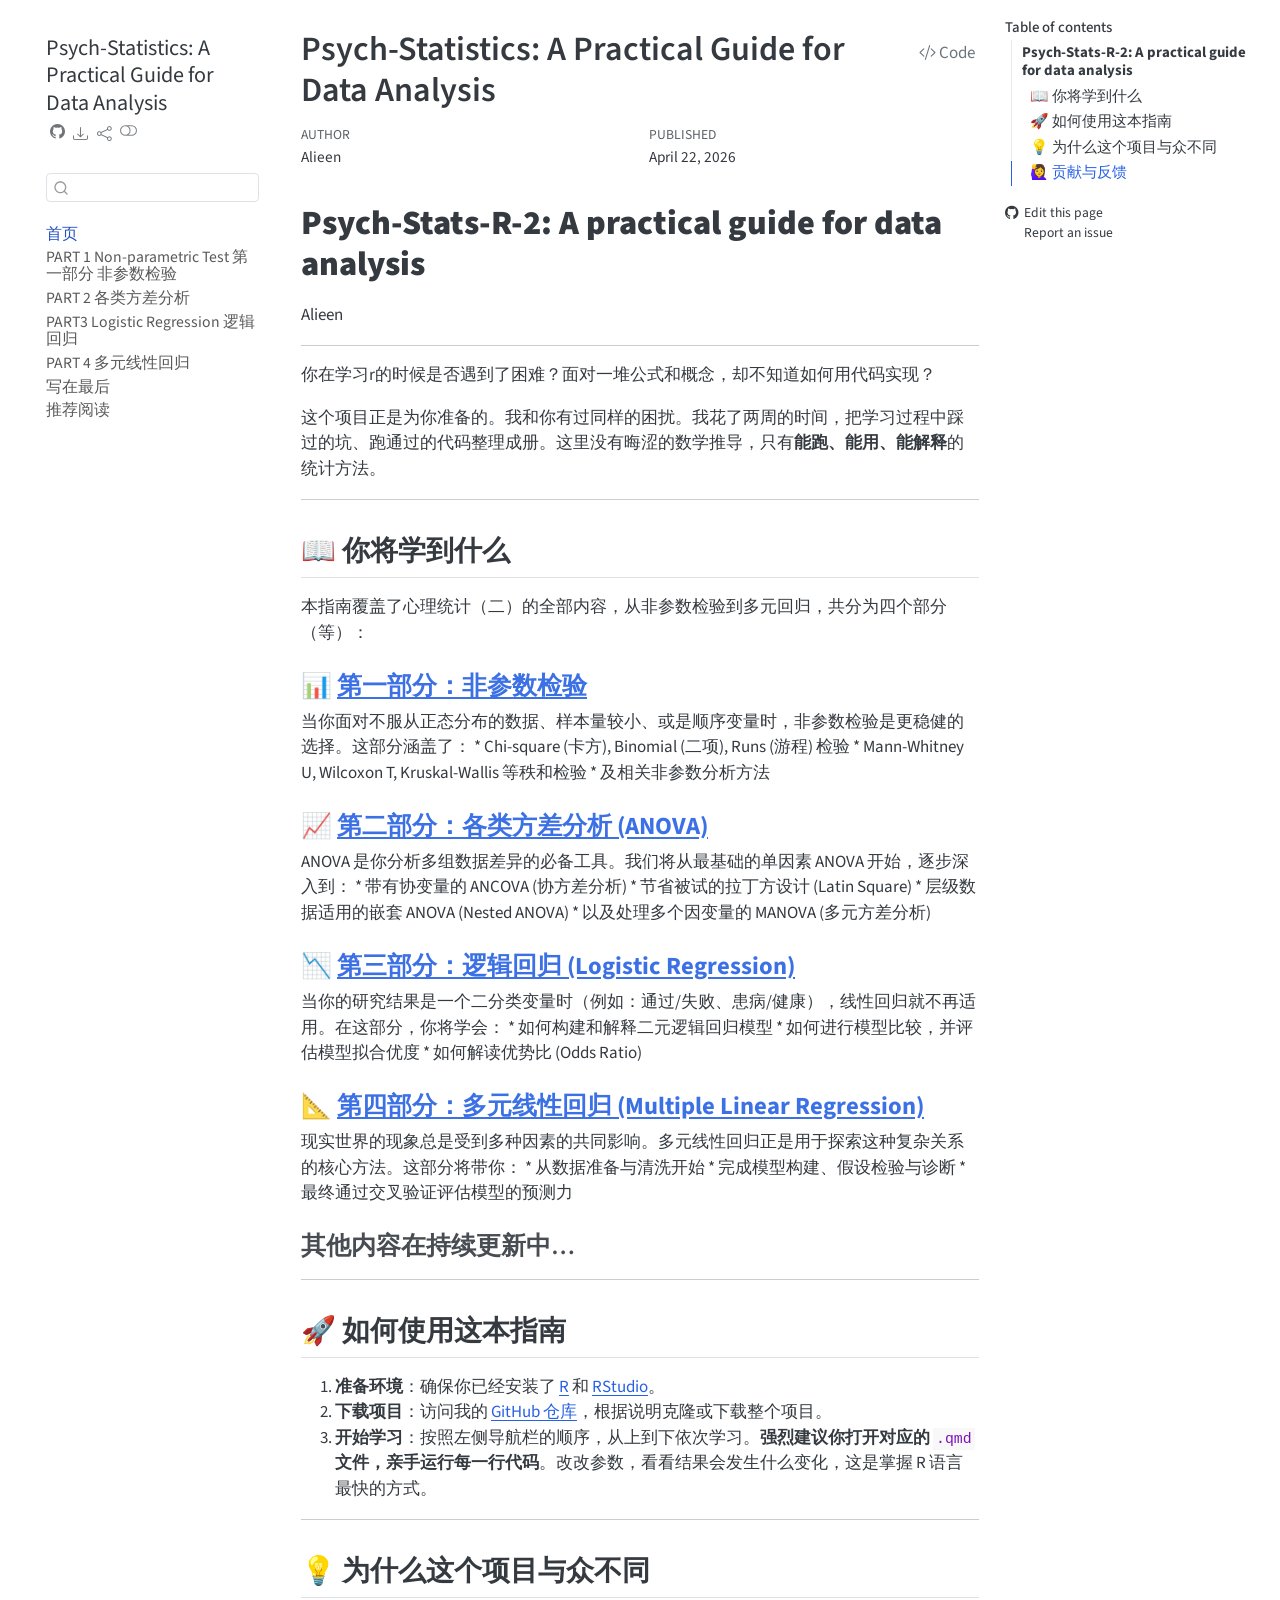
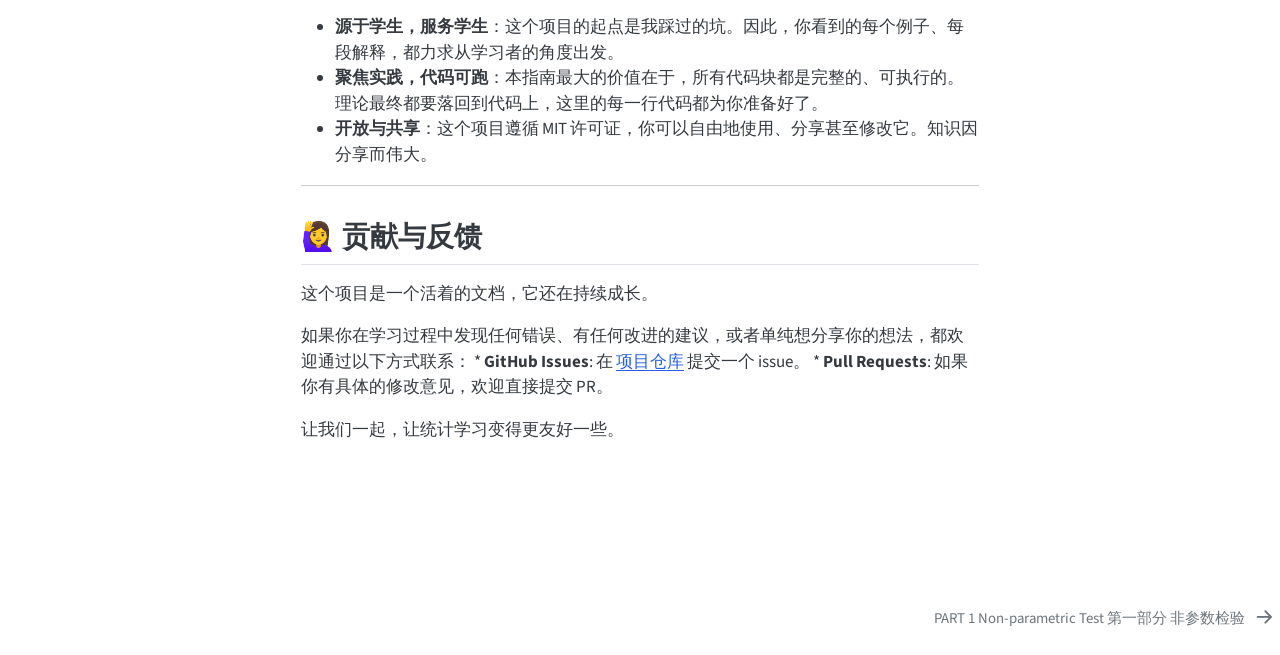
<file: index.html>
<!DOCTYPE html>
<html xmlns="http://www.w3.org/1999/xhtml" lang="en" xml:lang="en"><head>

<meta charset="utf-8">
<meta name="generator" content="quarto-1.9.37">

<meta name="viewport" content="width=device-width, initial-scale=1.0, user-scalable=yes">

<meta name="author" content="Alieen">
<meta name="dcterms.date" content="2026-04-22">

<title>Psych-Statistics: A Practical Guide for Data Analysis</title>
<style>
/* Default styles provided by pandoc.
** See https://pandoc.org/MANUAL.html#variables-for-html for config info.
*/
code{white-space: pre-wrap;}
span.smallcaps{font-variant: small-caps;}
div.columns{display: flex; gap: min(4vw, 1.5em);}
div.column{flex: auto; overflow-x: auto;}
div.hanging-indent{margin-left: 1.5em; text-indent: -1.5em;}
ul.task-list{list-style: none;}
ul.task-list li input[type="checkbox"] {
  width: 0.8em;
  margin: 0 0.8em 0.2em -1em; /* quarto-specific, see https://github.com/quarto-dev/quarto-cli/issues/4556 */ 
  vertical-align: middle;
}
/* CSS for syntax highlighting */
html { -webkit-text-size-adjust: 100%; }
pre > code.sourceCode { white-space: pre; position: relative; }
pre > code.sourceCode > span { display: inline-block; line-height: 1.25; }
pre > code.sourceCode > span:empty { height: 1.2em; }
.sourceCode { overflow: visible; }
code.sourceCode > span { color: inherit; text-decoration: inherit; }
div.sourceCode { margin: 1em 0; }
pre.sourceCode { margin: 0; }
@media screen {
div.sourceCode { overflow: auto; }
}
@media print {
pre > code.sourceCode { white-space: pre-wrap; }
pre > code.sourceCode > span { text-indent: -5em; padding-left: 5em; }
}
pre.numberSource code
  { counter-reset: source-line 0; }
pre.numberSource code > span
  { position: relative; left: -4em; counter-increment: source-line; }
pre.numberSource code > span > a:first-child::before
  { content: counter(source-line);
    position: relative; left: -1em; text-align: right; vertical-align: baseline;
    border: none; display: inline-block;
    -webkit-touch-callout: none; -webkit-user-select: none;
    -khtml-user-select: none; -moz-user-select: none;
    -ms-user-select: none; user-select: none;
    padding: 0 4px; width: 4em;
  }
pre.numberSource { margin-left: 3em;  padding-left: 4px; }
div.sourceCode
  {   }
@media screen {
pre > code.sourceCode > span > a:first-child::before { text-decoration: underline; }
}
</style>


<script src="site_libs/quarto-nav/quarto-nav.js"></script>
<script src="site_libs/quarto-nav/headroom.min.js"></script>
<script src="site_libs/clipboard/clipboard.min.js"></script>
<script src="site_libs/quarto-search/autocomplete.umd.js"></script>
<script src="site_libs/quarto-search/fuse.min.js"></script>
<script src="site_libs/quarto-search/quarto-search.js"></script>
<meta name="quarto:offset" content="./">
<link href="./chapters/01-non-parametric-test.html" rel="next">
<script src="site_libs/quarto-html/quarto.js" type="module"></script>
<script src="site_libs/quarto-html/tabsets/tabsets.js" type="module"></script>
<script src="site_libs/quarto-html/popper.min.js"></script>
<script src="site_libs/quarto-html/tippy.umd.min.js"></script>
<script src="site_libs/quarto-html/anchor.min.js"></script>
<link href="site_libs/quarto-html/tippy.css" rel="stylesheet">
<link href="site_libs/quarto-html/quarto-syntax-highlighting-f79c7fb6db380d32be398468f2fb58cf.css" rel="stylesheet" class="quarto-color-scheme" id="quarto-text-highlighting-styles">
<link href="site_libs/quarto-html/quarto-syntax-highlighting-dark-f79c7fb6db380d32be398468f2fb58cf.css" rel="stylesheet" class="quarto-color-scheme quarto-color-alternate" id="quarto-text-highlighting-styles">
<link href="site_libs/quarto-html/quarto-syntax-highlighting-f79c7fb6db380d32be398468f2fb58cf.css" rel="stylesheet" class="quarto-color-scheme-extra" id="quarto-text-highlighting-styles">
<script src="site_libs/bootstrap/bootstrap.min.js"></script>
<link href="site_libs/bootstrap/bootstrap-icons.css" rel="stylesheet">
<link href="site_libs/bootstrap/bootstrap-a0cc0b04a694180613e9fdb98a22a463.min.css" rel="stylesheet" append-hash="true" class="quarto-color-scheme" id="quarto-bootstrap" data-mode="light">
<link href="site_libs/bootstrap/bootstrap-dark-3fa4bb2bd439bc3f139ef5da6547daa0.min.css" rel="stylesheet" append-hash="true" class="quarto-color-scheme quarto-color-alternate" id="quarto-bootstrap" data-mode="dark">
<link href="site_libs/bootstrap/bootstrap-a0cc0b04a694180613e9fdb98a22a463.min.css" rel="stylesheet" append-hash="true" class="quarto-color-scheme-extra" id="quarto-bootstrap" data-mode="light">
<script id="quarto-search-options" type="application/json">{
  "location": "sidebar",
  "copy-button": false,
  "collapse-after": 3,
  "panel-placement": "start",
  "type": "textbox",
  "limit": 50,
  "keyboard-shortcut": [
    "f",
    "/",
    "s"
  ],
  "show-item-context": false,
  "language": {
    "search-no-results-text": "No results",
    "search-matching-documents-text": "matching documents",
    "search-copy-link-title": "Copy link to search",
    "search-hide-matches-text": "Hide additional matches",
    "search-more-match-text": "more match in this document",
    "search-more-matches-text": "more matches in this document",
    "search-clear-button-title": "Clear",
    "search-text-placeholder": "",
    "search-detached-cancel-button-title": "Cancel",
    "search-submit-button-title": "Submit",
    "search-label": "Search"
  }
}</script>


</head>

<body class="nav-sidebar floating quarto-light"><script id="quarto-html-before-body" type="application/javascript">
    const toggleBodyColorMode = (bsSheetEl) => {
      const mode = bsSheetEl.getAttribute("data-mode");
      const bodyEl = window.document.querySelector("body");
      if (mode === "dark") {
        bodyEl.classList.add("quarto-dark");
        bodyEl.classList.remove("quarto-light");
      } else {
        bodyEl.classList.add("quarto-light");
        bodyEl.classList.remove("quarto-dark");
      }
    }
    const toggleBodyColorPrimary = () => {
      const bsSheetEl = window.document.querySelector("link#quarto-bootstrap:not([rel=disabled-stylesheet])");
      if (bsSheetEl) {
        toggleBodyColorMode(bsSheetEl);
      }
    }
    const setColorSchemeToggle = (alternate) => {
      const toggles = window.document.querySelectorAll('.quarto-color-scheme-toggle');
      for (let i=0; i < toggles.length; i++) {
        const toggle = toggles[i];
        if (toggle) {
          if (alternate) {
            toggle.classList.add("alternate");
          } else {
            toggle.classList.remove("alternate");
          }
        }
      }
    };
    const toggleColorMode = (alternate) => {
      // Switch the stylesheets
      const primaryStylesheets = window.document.querySelectorAll('link.quarto-color-scheme:not(.quarto-color-alternate)');
      const alternateStylesheets = window.document.querySelectorAll('link.quarto-color-scheme.quarto-color-alternate');
      manageTransitions('#quarto-margin-sidebar .nav-link', false);
      if (alternate) {
        // note: dark is layered on light, we don't disable primary!
        enableStylesheet(alternateStylesheets);
        for (const sheetNode of alternateStylesheets) {
          if (sheetNode.id === "quarto-bootstrap") {
            toggleBodyColorMode(sheetNode);
          }
        }
      } else {
        disableStylesheet(alternateStylesheets);
        enableStylesheet(primaryStylesheets)
        toggleBodyColorPrimary();
      }
      manageTransitions('#quarto-margin-sidebar .nav-link', true);
      // Switch the toggles
      setColorSchemeToggle(alternate)
      // Hack to workaround the fact that safari doesn't
      // properly recolor the scrollbar when toggling (#1455)
      if (navigator.userAgent.indexOf('Safari') > 0 && navigator.userAgent.indexOf('Chrome') == -1) {
        manageTransitions("body", false);
        window.scrollTo(0, 1);
        setTimeout(() => {
          window.scrollTo(0, 0);
          manageTransitions("body", true);
        }, 40);
      }
    }
    const disableStylesheet = (stylesheets) => {
      for (let i=0; i < stylesheets.length; i++) {
        const stylesheet = stylesheets[i];
        stylesheet.rel = 'disabled-stylesheet';
      }
    }
    const enableStylesheet = (stylesheets) => {
      for (let i=0; i < stylesheets.length; i++) {
        const stylesheet = stylesheets[i];
        if(stylesheet.rel !== 'stylesheet') { // for Chrome, which will still FOUC without this check
          stylesheet.rel = 'stylesheet';
        }
      }
    }
    const manageTransitions = (selector, allowTransitions) => {
      const els = window.document.querySelectorAll(selector);
      for (let i=0; i < els.length; i++) {
        const el = els[i];
        if (allowTransitions) {
          el.classList.remove('notransition');
        } else {
          el.classList.add('notransition');
        }
      }
    }
    const isFileUrl = () => {
      return window.location.protocol === 'file:';
    }
    const hasAlternateSentinel = () => {
      let styleSentinel = getColorSchemeSentinel();
      if (styleSentinel !== null) {
        return styleSentinel === "alternate";
      } else {
        return false;
      }
    }
    const setStyleSentinel = (alternate) => {
      const value = alternate ? "alternate" : "default";
      if (!isFileUrl()) {
        window.localStorage.setItem("quarto-color-scheme", value);
      } else {
        localAlternateSentinel = value;
      }
    }
    const getColorSchemeSentinel = () => {
      if (!isFileUrl()) {
        const storageValue = window.localStorage.getItem("quarto-color-scheme");
        return storageValue != null ? storageValue : localAlternateSentinel;
      } else {
        return localAlternateSentinel;
      }
    }
    const toggleGiscusIfUsed = (isAlternate, darkModeDefault) => {
      const baseTheme = document.querySelector('#giscus-base-theme')?.value ?? 'light';
      const alternateTheme = document.querySelector('#giscus-alt-theme')?.value ?? 'dark';
      let newTheme = '';
      if(authorPrefersDark) {
        newTheme = isAlternate ? baseTheme : alternateTheme;
      } else {
        newTheme = isAlternate ? alternateTheme : baseTheme;
      }
      const changeGiscusTheme = () => {
        // From: https://github.com/giscus/giscus/issues/336
        const sendMessage = (message) => {
          const iframe = document.querySelector('iframe.giscus-frame');
          if (!iframe) return;
          iframe.contentWindow.postMessage({ giscus: message }, 'https://giscus.app');
        }
        sendMessage({
          setConfig: {
            theme: newTheme
          }
        });
      }
      const isGiscussLoaded = window.document.querySelector('iframe.giscus-frame') !== null;
      if (isGiscussLoaded) {
        changeGiscusTheme();
      }
    };
    const authorPrefersDark = false;
    const darkModeDefault = authorPrefersDark;
      document.querySelector('link#quarto-text-highlighting-styles.quarto-color-scheme-extra').rel = 'disabled-stylesheet';
      document.querySelector('link#quarto-bootstrap.quarto-color-scheme-extra').rel = 'disabled-stylesheet';
    let localAlternateSentinel = darkModeDefault ? 'alternate' : 'default';
    // Dark / light mode switch
    window.quartoToggleColorScheme = () => {
      // Read the current dark / light value
      let toAlternate = !hasAlternateSentinel();
      toggleColorMode(toAlternate);
      setStyleSentinel(toAlternate);
      toggleGiscusIfUsed(toAlternate, darkModeDefault);
      window.dispatchEvent(new Event('resize'));
    };
    // Switch to dark mode if need be
    if (hasAlternateSentinel()) {
      toggleColorMode(true);
    } else {
      toggleColorMode(false);
    }
  </script>

<div id="quarto-search-results"></div>
  <header id="quarto-header" class="headroom fixed-top">
  <nav class="quarto-secondary-nav">
    <div class="container-fluid d-flex">
      <button type="button" class="quarto-btn-toggle btn" data-bs-toggle="collapse" role="button" data-bs-target=".quarto-sidebar-collapse-item" aria-controls="quarto-sidebar" aria-expanded="false" aria-label="Toggle sidebar navigation" onclick="if (window.quartoToggleHeadroom) { window.quartoToggleHeadroom(); }">
        <i class="bi bi-layout-text-sidebar-reverse"></i>
      </button>
        <nav class="quarto-page-breadcrumbs" aria-label="breadcrumb"><ol class="breadcrumb"><li class="breadcrumb-item"><a href="./index.html"><span class="chapter-title">首页</span></a></li></ol></nav>
        <a class="flex-grow-1" role="navigation" data-bs-toggle="collapse" data-bs-target=".quarto-sidebar-collapse-item" aria-controls="quarto-sidebar" aria-expanded="false" aria-label="Toggle sidebar navigation" onclick="if (window.quartoToggleHeadroom) { window.quartoToggleHeadroom(); }">      
        </a>
      <button type="button" class="btn quarto-search-button" aria-label="Search" onclick="window.quartoOpenSearch();">
        <i class="bi bi-search"></i>
      </button>
    </div>
  </nav>
</header>
<!-- content -->
<div id="quarto-content" class="quarto-container page-columns page-rows-contents page-layout-article">
<!-- sidebar -->
  <nav id="quarto-sidebar" class="sidebar collapse collapse-horizontal quarto-sidebar-collapse-item sidebar-navigation floating overflow-auto">
    <div class="pt-lg-2 mt-2 text-left sidebar-header">
    <div class="sidebar-title mb-0 py-0">
      <a href="./">Psych-Statistics: A Practical Guide for Data Analysis</a> 
        <div class="sidebar-tools-main tools-wide">
    <a href="https://github.com/BAILIHAN14/Psych-Stats-R-2" title="Source Code" class="quarto-navigation-tool px-1" aria-label="Source Code"><i class="bi bi-github"></i></a>
    <div class="dropdown">
      <a href="" title="Download" id="quarto-navigation-tool-dropdown-0" class="quarto-navigation-tool dropdown-toggle px-1" data-bs-toggle="dropdown" aria-expanded="false" role="link" aria-label="Download"><i class="bi bi-download"></i></a>
      <ul class="dropdown-menu" aria-labelledby="quarto-navigation-tool-dropdown-0">
          <li>
            <a class="dropdown-item sidebar-tools-main-item" href="./Psych-Statistics--A-Practical-Guide-for-Data-Analysis.pdf">
              <i class="bi bi-file-pdf pe-1"></i>
            Download PDF
            </a>
          </li>
          <li>
            <a class="dropdown-item sidebar-tools-main-item" href="./Psych-Statistics--A-Practical-Guide-for-Data-Analysis.epub">
              <i class="bi bi-journal pe-1"></i>
            Download ePub
            </a>
          </li>
      </ul>
    </div>
    <div class="dropdown">
      <a href="" title="Share" id="quarto-navigation-tool-dropdown-1" class="quarto-navigation-tool dropdown-toggle px-1" data-bs-toggle="dropdown" aria-expanded="false" role="link" aria-label="Share"><i class="bi bi-share"></i></a>
      <ul class="dropdown-menu" aria-labelledby="quarto-navigation-tool-dropdown-1">
          <li>
            <a class="dropdown-item sidebar-tools-main-item" href="https://twitter.com/intent/tweet?url=|url|">
              <i class="bi bi-twitter pe-1"></i>
            Twitter
            </a>
          </li>
          <li>
            <a class="dropdown-item sidebar-tools-main-item" href="https://www.facebook.com/sharer/sharer.php?u=|url|">
              <i class="bi bi-facebook pe-1"></i>
            Facebook
            </a>
          </li>
          <li>
            <a class="dropdown-item sidebar-tools-main-item" href="https://www.linkedin.com/sharing/share-offsite/?url=|url|">
              <i class="bi bi-linkedin pe-1"></i>
            LinkedIn
            </a>
          </li>
      </ul>
    </div>
  <a href="" class="quarto-color-scheme-toggle quarto-navigation-tool  px-1" onclick="window.quartoToggleColorScheme(); return false;" title="Toggle dark mode"><i class="bi"></i></a>
</div>
    </div>
      </div>
        <div class="mt-2 flex-shrink-0 align-items-center">
        <div class="sidebar-search">
        <div id="quarto-search" class="" title="Search"></div>
        </div>
        </div>
    <div class="sidebar-menu-container"> 
    <ul class="list-unstyled mt-1">
        <li class="sidebar-item">
  <div class="sidebar-item-container"> 
  <a href="./index.html" class="sidebar-item-text sidebar-link active"><span class="chapter-title">首页</span></a>
  </div>
</li>
        <li class="sidebar-item">
  <div class="sidebar-item-container"> 
  <a href="./chapters/01-non-parametric-test.html" class="sidebar-item-text sidebar-link"><span class="chapter-title">PART 1 Non-parametric Test 第一部分 非参数检验</span></a>
  </div>
</li>
        <li class="sidebar-item">
  <div class="sidebar-item-container"> 
  <a href="./chapters/02-anova.html" class="sidebar-item-text sidebar-link"><span class="chapter-title">PART 2 各类方差分析</span></a>
  </div>
</li>
        <li class="sidebar-item">
  <div class="sidebar-item-container"> 
  <a href="./chapters/03-logistic-regression.html" class="sidebar-item-text sidebar-link"><span class="chapter-title">PART3 Logistic Regression 逻辑回归</span></a>
  </div>
</li>
        <li class="sidebar-item">
  <div class="sidebar-item-container"> 
  <a href="./chapters/04-multiple-regression.html" class="sidebar-item-text sidebar-link"><span class="chapter-title">PART 4 多元线性回归</span></a>
  </div>
</li>
        <li class="sidebar-item">
  <div class="sidebar-item-container"> 
  <a href="./summary.html" class="sidebar-item-text sidebar-link">
 <span class="menu-text">写在最后</span></a>
  </div>
</li>
        <li class="sidebar-item">
  <div class="sidebar-item-container"> 
  <a href="./references.html" class="sidebar-item-text sidebar-link">
 <span class="menu-text">推荐阅读</span></a>
  </div>
</li>
    </ul>
    </div>
</nav>
<div id="quarto-sidebar-glass" class="quarto-sidebar-collapse-item" data-bs-toggle="collapse" data-bs-target=".quarto-sidebar-collapse-item"></div>
<!-- margin-sidebar -->
    <div id="quarto-margin-sidebar" class="sidebar margin-sidebar">
        <nav id="TOC" role="doc-toc" class="toc-active">
    <h2 id="toc-title">Table of contents</h2>
   
  <ul>
  <li><a href="#psych-stats-r-2-a-practical-guide-for-data-analysis" id="toc-psych-stats-r-2-a-practical-guide-for-data-analysis" class="nav-link active" data-scroll-target="#psych-stats-r-2-a-practical-guide-for-data-analysis"><strong>Psych-Stats-R-2: A practical guide for data analysis</strong></a>
  <ul class="collapse">
  <li><a href="#你将学到什么" id="toc-你将学到什么" class="nav-link" data-scroll-target="#你将学到什么">📖 你将学到什么</a></li>
  <li><a href="#如何使用这本指南" id="toc-如何使用这本指南" class="nav-link" data-scroll-target="#如何使用这本指南">🚀 如何使用这本指南</a></li>
  <li><a href="#为什么这个项目与众不同" id="toc-为什么这个项目与众不同" class="nav-link" data-scroll-target="#为什么这个项目与众不同">💡 为什么这个项目与众不同</a></li>
  <li><a href="#贡献与反馈" id="toc-贡献与反馈" class="nav-link" data-scroll-target="#贡献与反馈">🙋‍♀️ 贡献与反馈</a></li>
  </ul></li>
  </ul>
<div class="toc-actions"><ul><li><a href="https://github.com/BAILIHAN14/Psych-Stats-R-2/edit/main/index.qmd" class="toc-action"><i class="bi bi-github"></i>Edit this page</a></li><li><a href="https://github.com/BAILIHAN14/Psych-Stats-R-2/issues/new" class="toc-action"><i class="bi empty"></i>Report an issue</a></li></ul></div></nav>
    </div>
<!-- main -->
<div class="modal fade" id="quarto-embedded-source-code-modal" tabindex="-1" aria-labelledby="quarto-embedded-source-code-modal-label" aria-hidden="true"><div class="modal-dialog modal-dialog-scrollable"><div class="modal-content"><div class="modal-header"><h5 class="modal-title" id="quarto-embedded-source-code-modal-label">Source Code</h5><button class="btn-close" data-bs-dismiss="modal"></button></div><div class="modal-body"><div class="">
<div class="code-copy-outer-scaffold"><div class="sourceCode" id="cb1" data-shortcodes="false"><pre class="sourceCode markdown code-with-copy"><code class="sourceCode markdown"><span id="cb1-1"><a href="#cb1-1" aria-hidden="true" tabindex="-1"></a><span class="co">---</span></span>
<span id="cb1-2"><a href="#cb1-2" aria-hidden="true" tabindex="-1"></a><span class="an">title:</span><span class="co"> "首页"</span></span>
<span id="cb1-3"><a href="#cb1-3" aria-hidden="true" tabindex="-1"></a><span class="co">---</span></span>
<span id="cb1-4"><a href="#cb1-4" aria-hidden="true" tabindex="-1"></a></span>
<span id="cb1-5"><a href="#cb1-5" aria-hidden="true" tabindex="-1"></a>::: {.landing-container}</span>
<span id="cb1-6"><a href="#cb1-6" aria-hidden="true" tabindex="-1"></a></span>
<span id="cb1-7"><a href="#cb1-7" aria-hidden="true" tabindex="-1"></a><span class="fu"># **Psych-Stats-R-2: A practical guide for data analysis**</span></span>
<span id="cb1-8"><a href="#cb1-8" aria-hidden="true" tabindex="-1"></a></span>
<span id="cb1-9"><a href="#cb1-9" aria-hidden="true" tabindex="-1"></a><span class="dt">&lt;</span><span class="kw">div</span><span class="ot"> class</span><span class="op">=</span><span class="st">"book-meta"</span><span class="dt">&gt;</span></span>
<span id="cb1-10"><a href="#cb1-10" aria-hidden="true" tabindex="-1"></a></span>
<span id="cb1-11"><a href="#cb1-11" aria-hidden="true" tabindex="-1"></a>Alieen</span>
<span id="cb1-12"><a href="#cb1-12" aria-hidden="true" tabindex="-1"></a></span>
<span id="cb1-13"><a href="#cb1-13" aria-hidden="true" tabindex="-1"></a><span class="dt">&lt;/</span><span class="kw">div</span><span class="dt">&gt;</span></span>
<span id="cb1-14"><a href="#cb1-14" aria-hidden="true" tabindex="-1"></a></span>
<span id="cb1-15"><a href="#cb1-15" aria-hidden="true" tabindex="-1"></a>---</span>
<span id="cb1-16"><a href="#cb1-16" aria-hidden="true" tabindex="-1"></a></span>
<span id="cb1-17"><a href="#cb1-17" aria-hidden="true" tabindex="-1"></a>::: {.hero-text}</span>
<span id="cb1-18"><a href="#cb1-18" aria-hidden="true" tabindex="-1"></a>你在学习r的时候是否遇到了困难？面对一堆公式和概念，却不知道如何用代码实现？</span>
<span id="cb1-19"><a href="#cb1-19" aria-hidden="true" tabindex="-1"></a></span>
<span id="cb1-20"><a href="#cb1-20" aria-hidden="true" tabindex="-1"></a>这个项目正是为你准备的。我和你有过同样的困扰。我花了两周的时间，把学习过程中踩过的坑、跑通过的代码整理成册。这里没有晦涩的数学推导，只有**能跑、能用、能解释**的统计方法。</span>
<span id="cb1-21"><a href="#cb1-21" aria-hidden="true" tabindex="-1"></a>:::</span>
<span id="cb1-22"><a href="#cb1-22" aria-hidden="true" tabindex="-1"></a></span>
<span id="cb1-23"><a href="#cb1-23" aria-hidden="true" tabindex="-1"></a>---</span>
<span id="cb1-24"><a href="#cb1-24" aria-hidden="true" tabindex="-1"></a></span>
<span id="cb1-25"><a href="#cb1-25" aria-hidden="true" tabindex="-1"></a><span class="fu">## 📖 你将学到什么</span></span>
<span id="cb1-26"><a href="#cb1-26" aria-hidden="true" tabindex="-1"></a></span>
<span id="cb1-27"><a href="#cb1-27" aria-hidden="true" tabindex="-1"></a>本指南覆盖了心理统计（二）的全部内容，从非参数检验到多元回归，共分为四个部分（等）：</span>
<span id="cb1-28"><a href="#cb1-28" aria-hidden="true" tabindex="-1"></a></span>
<span id="cb1-29"><a href="#cb1-29" aria-hidden="true" tabindex="-1"></a>::: {.part-grid}</span>
<span id="cb1-30"><a href="#cb1-30" aria-hidden="true" tabindex="-1"></a></span>
<span id="cb1-31"><a href="#cb1-31" aria-hidden="true" tabindex="-1"></a><span class="fu">### 📊 [**第一部分：非参数检验**](chapters/01-non-parametric-test.html)</span></span>
<span id="cb1-32"><a href="#cb1-32" aria-hidden="true" tabindex="-1"></a>当你面对不服从正态分布的数据、样本量较小、或是顺序变量时，非参数检验是更稳健的选择。这部分涵盖了：</span>
<span id="cb1-33"><a href="#cb1-33" aria-hidden="true" tabindex="-1"></a><span class="ss">*   </span>Chi-square (卡方), Binomial (二项), Runs (游程) 检验</span>
<span id="cb1-34"><a href="#cb1-34" aria-hidden="true" tabindex="-1"></a><span class="ss">*   </span>Mann-Whitney U, Wilcoxon T, Kruskal-Wallis 等秩和检验</span>
<span id="cb1-35"><a href="#cb1-35" aria-hidden="true" tabindex="-1"></a><span class="ss">*   </span>及相关非参数分析方法</span>
<span id="cb1-36"><a href="#cb1-36" aria-hidden="true" tabindex="-1"></a></span>
<span id="cb1-37"><a href="#cb1-37" aria-hidden="true" tabindex="-1"></a><span class="fu">### 📈 [**第二部分：各类方差分析 (ANOVA)**](chapters/02-anova.html)</span></span>
<span id="cb1-38"><a href="#cb1-38" aria-hidden="true" tabindex="-1"></a>ANOVA 是你分析多组数据差异的必备工具。我们将从最基础的单因素 ANOVA 开始，逐步深入到：</span>
<span id="cb1-39"><a href="#cb1-39" aria-hidden="true" tabindex="-1"></a><span class="ss">*   </span>带有协变量的 ANCOVA (协方差分析)</span>
<span id="cb1-40"><a href="#cb1-40" aria-hidden="true" tabindex="-1"></a><span class="ss">*   </span>节省被试的拉丁方设计 (Latin Square)</span>
<span id="cb1-41"><a href="#cb1-41" aria-hidden="true" tabindex="-1"></a><span class="ss">*   </span>层级数据适用的嵌套 ANOVA (Nested ANOVA)</span>
<span id="cb1-42"><a href="#cb1-42" aria-hidden="true" tabindex="-1"></a><span class="ss">*   </span>以及处理多个因变量的 MANOVA (多元方差分析)</span>
<span id="cb1-43"><a href="#cb1-43" aria-hidden="true" tabindex="-1"></a></span>
<span id="cb1-44"><a href="#cb1-44" aria-hidden="true" tabindex="-1"></a><span class="fu">### 📉 [**第三部分：逻辑回归 (Logistic Regression)**](chapters/03-logistic-regression.html)</span></span>
<span id="cb1-45"><a href="#cb1-45" aria-hidden="true" tabindex="-1"></a>当你的研究结果是一个二分类变量时（例如：通过/失败、患病/健康），线性回归就不再适用。在这部分，你将学会：</span>
<span id="cb1-46"><a href="#cb1-46" aria-hidden="true" tabindex="-1"></a><span class="ss">*   </span>如何构建和解释二元逻辑回归模型</span>
<span id="cb1-47"><a href="#cb1-47" aria-hidden="true" tabindex="-1"></a><span class="ss">*   </span>如何进行模型比较，并评估模型拟合优度</span>
<span id="cb1-48"><a href="#cb1-48" aria-hidden="true" tabindex="-1"></a><span class="ss">*   </span>如何解读优势比 (Odds Ratio)</span>
<span id="cb1-49"><a href="#cb1-49" aria-hidden="true" tabindex="-1"></a></span>
<span id="cb1-50"><a href="#cb1-50" aria-hidden="true" tabindex="-1"></a><span class="fu">### 📐 [**第四部分：多元线性回归 (Multiple Linear Regression)**](chapters/04-multiple-regression.html)</span></span>
<span id="cb1-51"><a href="#cb1-51" aria-hidden="true" tabindex="-1"></a>现实世界的现象总是受到多种因素的共同影响。多元线性回归正是用于探索这种复杂关系的核心方法。这部分将带你：</span>
<span id="cb1-52"><a href="#cb1-52" aria-hidden="true" tabindex="-1"></a><span class="ss">*   </span>从数据准备与清洗开始</span>
<span id="cb1-53"><a href="#cb1-53" aria-hidden="true" tabindex="-1"></a><span class="ss">*   </span>完成模型构建、假设检验与诊断</span>
<span id="cb1-54"><a href="#cb1-54" aria-hidden="true" tabindex="-1"></a><span class="ss">*   </span>最终通过交叉验证评估模型的预测力</span>
<span id="cb1-55"><a href="#cb1-55" aria-hidden="true" tabindex="-1"></a></span>
<span id="cb1-56"><a href="#cb1-56" aria-hidden="true" tabindex="-1"></a><span class="fu">### 其他内容在持续更新中...</span></span>
<span id="cb1-57"><a href="#cb1-57" aria-hidden="true" tabindex="-1"></a>:::</span>
<span id="cb1-58"><a href="#cb1-58" aria-hidden="true" tabindex="-1"></a></span>
<span id="cb1-59"><a href="#cb1-59" aria-hidden="true" tabindex="-1"></a>---</span>
<span id="cb1-60"><a href="#cb1-60" aria-hidden="true" tabindex="-1"></a></span>
<span id="cb1-61"><a href="#cb1-61" aria-hidden="true" tabindex="-1"></a><span class="fu">## 🚀 如何使用这本指南</span></span>
<span id="cb1-62"><a href="#cb1-62" aria-hidden="true" tabindex="-1"></a></span>
<span id="cb1-63"><a href="#cb1-63" aria-hidden="true" tabindex="-1"></a><span class="ss">1.  </span>**准备环境**：确保你已经安装了 <span class="co">[</span><span class="ot">R</span><span class="co">](https://www.r-project.org/)</span> 和 <span class="co">[</span><span class="ot">RStudio</span><span class="co">](https://posit.co/download/rstudio-desktop/)</span>。</span>
<span id="cb1-64"><a href="#cb1-64" aria-hidden="true" tabindex="-1"></a><span class="ss">2.  </span>**下载项目**：访问我的 <span class="co">[</span><span class="ot">GitHub 仓库</span><span class="co">](https://github.com/BAILIHAN14/Psych-Stats-R-2)</span>，根据说明克隆或下载整个项目。</span>
<span id="cb1-65"><a href="#cb1-65" aria-hidden="true" tabindex="-1"></a><span class="ss">3.  </span>**开始学习**：按照左侧导航栏的顺序，从上到下依次学习。**强烈建议你打开对应的 `.qmd` 文件，亲手运行每一行代码**。改改参数，看看结果会发生什么变化，这是掌握 R 语言最快的方式。</span>
<span id="cb1-66"><a href="#cb1-66" aria-hidden="true" tabindex="-1"></a></span>
<span id="cb1-67"><a href="#cb1-67" aria-hidden="true" tabindex="-1"></a>---</span>
<span id="cb1-68"><a href="#cb1-68" aria-hidden="true" tabindex="-1"></a></span>
<span id="cb1-69"><a href="#cb1-69" aria-hidden="true" tabindex="-1"></a><span class="fu">## 💡 为什么这个项目与众不同</span></span>
<span id="cb1-70"><a href="#cb1-70" aria-hidden="true" tabindex="-1"></a></span>
<span id="cb1-71"><a href="#cb1-71" aria-hidden="true" tabindex="-1"></a><span class="ss">*   </span>**源于学生，服务学生**：这个项目的起点是我踩过的坑。因此，你看到的每个例子、每段解释，都力求从学习者的角度出发。</span>
<span id="cb1-72"><a href="#cb1-72" aria-hidden="true" tabindex="-1"></a><span class="ss">*   </span>**聚焦实践，代码可跑**：本指南最大的价值在于，所有代码块都是完整的、可执行的。理论最终都要落回到代码上，这里的每一行代码都为你准备好了。</span>
<span id="cb1-73"><a href="#cb1-73" aria-hidden="true" tabindex="-1"></a><span class="ss">*   </span>**开放与共享**：这个项目遵循 MIT 许可证，你可以自由地使用、分享甚至修改它。知识因分享而伟大。</span>
<span id="cb1-74"><a href="#cb1-74" aria-hidden="true" tabindex="-1"></a></span>
<span id="cb1-75"><a href="#cb1-75" aria-hidden="true" tabindex="-1"></a>---</span>
<span id="cb1-76"><a href="#cb1-76" aria-hidden="true" tabindex="-1"></a></span>
<span id="cb1-77"><a href="#cb1-77" aria-hidden="true" tabindex="-1"></a><span class="fu">## 🙋‍♀️ 贡献与反馈</span></span>
<span id="cb1-78"><a href="#cb1-78" aria-hidden="true" tabindex="-1"></a></span>
<span id="cb1-79"><a href="#cb1-79" aria-hidden="true" tabindex="-1"></a>这个项目是一个活着的文档，它还在持续成长。</span>
<span id="cb1-80"><a href="#cb1-80" aria-hidden="true" tabindex="-1"></a></span>
<span id="cb1-81"><a href="#cb1-81" aria-hidden="true" tabindex="-1"></a>如果你在学习过程中发现任何错误、有任何改进的建议，或者单纯想分享你的想法，都欢迎通过以下方式联系：</span>
<span id="cb1-82"><a href="#cb1-82" aria-hidden="true" tabindex="-1"></a><span class="ss">*   </span>**GitHub Issues**: 在 <span class="co">[</span><span class="ot">项目仓库</span><span class="co">](https://github.com/BAILIHAN14/Psych-Stats-R-2)</span> 提交一个 issue。</span>
<span id="cb1-83"><a href="#cb1-83" aria-hidden="true" tabindex="-1"></a><span class="ss">*   </span>**Pull Requests**: 如果你有具体的修改意见，欢迎直接提交 PR。</span>
<span id="cb1-84"><a href="#cb1-84" aria-hidden="true" tabindex="-1"></a></span>
<span id="cb1-85"><a href="#cb1-85" aria-hidden="true" tabindex="-1"></a>让我们一起，让统计学习变得更友好一些。</span>
<span id="cb1-86"><a href="#cb1-86" aria-hidden="true" tabindex="-1"></a></span>
<span id="cb1-87"><a href="#cb1-87" aria-hidden="true" tabindex="-1"></a><span class="dt">&lt;/</span><span class="kw">div</span><span class="dt">&gt;</span></span>
<span id="cb1-88"><a href="#cb1-88" aria-hidden="true" tabindex="-1"></a></span>
<span id="cb1-89"><a href="#cb1-89" aria-hidden="true" tabindex="-1"></a>:::</span></code></pre></div><button title="Copy to Clipboard" class="code-copy-button" data-in-quarto-modal=""><i class="bi"></i></button></div>
</div></div></div></div></div><main class="content" id="quarto-document-content">


<header id="title-block-header" class="quarto-title-block default">
<div class="quarto-title">
<div class="quarto-title-block"><div><h1 class="title">Psych-Statistics: A Practical Guide for Data Analysis</h1><button type="button" class="btn code-tools-button" id="quarto-code-tools-source"><i class="bi"></i> Code</button></div></div>
</div>



<div class="quarto-title-meta">

    <div>
    <div class="quarto-title-meta-heading">Author</div>
    <div class="quarto-title-meta-contents">
             <p>Alieen </p>
          </div>
  </div>
    
    <div>
    <div class="quarto-title-meta-heading">Published</div>
    <div class="quarto-title-meta-contents">
      <p class="date">April 22, 2026</p>
    </div>
  </div>
  
    
  </div>
  


</header>


<section id="psych-stats-r-2-a-practical-guide-for-data-analysis" class="level1 landing-container">
<h1><strong>Psych-Stats-R-2: A practical guide for data analysis</strong></h1>
<div class="book-meta">
<p>Alieen</p>
</div>
<hr>
<div class="hero-text">
<p>你在学习r的时候是否遇到了困难？面对一堆公式和概念，却不知道如何用代码实现？</p>
<p>这个项目正是为你准备的。我和你有过同样的困扰。我花了两周的时间，把学习过程中踩过的坑、跑通过的代码整理成册。这里没有晦涩的数学推导，只有<strong>能跑、能用、能解释</strong>的统计方法。</p>
</div>
<hr>
<section id="你将学到什么" class="level2">
<h2 class="anchored" data-anchor-id="你将学到什么">📖 你将学到什么</h2>
<p>本指南覆盖了心理统计（二）的全部内容，从非参数检验到多元回归，共分为四个部分（等）：</p>
<div class="part-grid">
<section id="第一部分非参数检验" class="level3">
<h3 class="anchored" data-anchor-id="第一部分非参数检验">📊 <a href="chapters/01-non-parametric-test.html"><strong>第一部分：非参数检验</strong></a></h3>
<p>当你面对不服从正态分布的数据、样本量较小、或是顺序变量时，非参数检验是更稳健的选择。这部分涵盖了： * Chi-square (卡方), Binomial (二项), Runs (游程) 检验 * Mann-Whitney U, Wilcoxon T, Kruskal-Wallis 等秩和检验 * 及相关非参数分析方法</p>
</section>
<section id="第二部分各类方差分析-anova" class="level3">
<h3 class="anchored" data-anchor-id="第二部分各类方差分析-anova">📈 <a href="chapters/02-anova.html"><strong>第二部分：各类方差分析 (ANOVA)</strong></a></h3>
<p>ANOVA 是你分析多组数据差异的必备工具。我们将从最基础的单因素 ANOVA 开始，逐步深入到： * 带有协变量的 ANCOVA (协方差分析) * 节省被试的拉丁方设计 (Latin Square) * 层级数据适用的嵌套 ANOVA (Nested ANOVA) * 以及处理多个因变量的 MANOVA (多元方差分析)</p>
</section>
<section id="第三部分逻辑回归-logistic-regression" class="level3">
<h3 class="anchored" data-anchor-id="第三部分逻辑回归-logistic-regression">📉 <a href="chapters/03-logistic-regression.html"><strong>第三部分：逻辑回归 (Logistic Regression)</strong></a></h3>
<p>当你的研究结果是一个二分类变量时（例如：通过/失败、患病/健康），线性回归就不再适用。在这部分，你将学会： * 如何构建和解释二元逻辑回归模型 * 如何进行模型比较，并评估模型拟合优度 * 如何解读优势比 (Odds Ratio)</p>
</section>
<section id="第四部分多元线性回归-multiple-linear-regression" class="level3">
<h3 class="anchored" data-anchor-id="第四部分多元线性回归-multiple-linear-regression">📐 <a href="chapters/04-multiple-regression.html"><strong>第四部分：多元线性回归 (Multiple Linear Regression)</strong></a></h3>
<p>现实世界的现象总是受到多种因素的共同影响。多元线性回归正是用于探索这种复杂关系的核心方法。这部分将带你： * 从数据准备与清洗开始 * 完成模型构建、假设检验与诊断 * 最终通过交叉验证评估模型的预测力</p>
</section>
<section id="其他内容在持续更新中" class="level3">
<h3 class="anchored" data-anchor-id="其他内容在持续更新中">其他内容在持续更新中…</h3>
</section>
</div>
<hr>
</section>
<section id="如何使用这本指南" class="level2">
<h2 class="anchored" data-anchor-id="如何使用这本指南">🚀 如何使用这本指南</h2>
<ol type="1">
<li><strong>准备环境</strong>：确保你已经安装了 <a href="https://www.r-project.org/">R</a> 和 <a href="https://posit.co/download/rstudio-desktop/">RStudio</a>。</li>
<li><strong>下载项目</strong>：访问我的 <a href="https://github.com/BAILIHAN14/Psych-Stats-R-2">GitHub 仓库</a>，根据说明克隆或下载整个项目。</li>
<li><strong>开始学习</strong>：按照左侧导航栏的顺序，从上到下依次学习。<strong>强烈建议你打开对应的 <code>.qmd</code> 文件，亲手运行每一行代码</strong>。改改参数，看看结果会发生什么变化，这是掌握 R 语言最快的方式。</li>
</ol>
<hr>
</section>
<section id="为什么这个项目与众不同" class="level2">
<h2 class="anchored" data-anchor-id="为什么这个项目与众不同">💡 为什么这个项目与众不同</h2>
<ul>
<li><strong>源于学生，服务学生</strong>：这个项目的起点是我踩过的坑。因此，你看到的每个例子、每段解释，都力求从学习者的角度出发。</li>
<li><strong>聚焦实践，代码可跑</strong>：本指南最大的价值在于，所有代码块都是完整的、可执行的。理论最终都要落回到代码上，这里的每一行代码都为你准备好了。</li>
<li><strong>开放与共享</strong>：这个项目遵循 MIT 许可证，你可以自由地使用、分享甚至修改它。知识因分享而伟大。</li>
</ul>
<hr>
</section>
<section id="贡献与反馈" class="level2">
<h2 class="anchored" data-anchor-id="贡献与反馈">🙋‍♀️ 贡献与反馈</h2>
<p>这个项目是一个活着的文档，它还在持续成长。</p>
<p>如果你在学习过程中发现任何错误、有任何改进的建议，或者单纯想分享你的想法，都欢迎通过以下方式联系： * <strong>GitHub Issues</strong>: 在 <a href="https://github.com/BAILIHAN14/Psych-Stats-R-2">项目仓库</a> 提交一个 issue。 * <strong>Pull Requests</strong>: 如果你有具体的修改意见，欢迎直接提交 PR。</p>
<p>让我们一起，让统计学习变得更友好一些。</p>
</section></section></main></div>



<footer class="footer"><div class="nav-footer"><div class="nav-footer-center"><div class="toc-actions d-sm-block d-md-none"><ul><li><a href="https://github.com/BAILIHAN14/Psych-Stats-R-2/edit/main/index.qmd" class="toc-action"><i class="bi bi-github"></i>Edit this page</a></li><li><a href="https://github.com/BAILIHAN14/Psych-Stats-R-2/issues/new" class="toc-action"><i class="bi empty"></i>Report an issue</a></li></ul></div></div></div></footer>
<!-- -->


 <!-- /main -->
<script id="quarto-html-after-body" type="application/javascript">
  window.document.addEventListener("DOMContentLoaded", function (event) {
    // Ensure there is a toggle, if there isn't float one in the top right
    if (window.document.querySelector('.quarto-color-scheme-toggle') === null) {
      const a = window.document.createElement('a');
      a.classList.add('top-right');
      a.classList.add('quarto-color-scheme-toggle');
      a.href = "";
      a.onclick = function() { try { window.quartoToggleColorScheme(); } catch {} return false; };
      const i = window.document.createElement("i");
      i.classList.add('bi');
      a.appendChild(i);
      window.document.body.appendChild(a);
    }
    setColorSchemeToggle(hasAlternateSentinel())
    const icon = "";
    const anchorJS = new window.AnchorJS();
    anchorJS.options = {
      placement: 'right',
      icon: icon
    };
    anchorJS.add('.anchored');
    const isCodeAnnotation = (el) => {
      for (const clz of el.classList) {
        if (clz.startsWith('code-annotation-')) {                     
          return true;
        }
      }
      return false;
    }
    const onCopySuccess = function(e) {
      // button target
      const button = e.trigger;
      // don't keep focus
      button.blur();
      // flash "checked"
      button.classList.add('code-copy-button-checked');
      var currentTitle = button.getAttribute("title");
      button.setAttribute("title", "Copied!");
      let tooltip;
      if (window.bootstrap) {
        button.setAttribute("data-bs-toggle", "tooltip");
        button.setAttribute("data-bs-placement", "left");
        button.setAttribute("data-bs-title", "Copied!");
        tooltip = new bootstrap.Tooltip(button, 
          { trigger: "manual", 
            customClass: "code-copy-button-tooltip",
            offset: [0, -8]});
        tooltip.show();    
      }
      setTimeout(function() {
        if (tooltip) {
          tooltip.hide();
          button.removeAttribute("data-bs-title");
          button.removeAttribute("data-bs-toggle");
          button.removeAttribute("data-bs-placement");
        }
        button.setAttribute("title", currentTitle);
        button.classList.remove('code-copy-button-checked');
      }, 1000);
      // clear code selection
      e.clearSelection();
    }
    const getTextToCopy = function(trigger) {
      const outerScaffold = trigger.parentElement.cloneNode(true);
      const codeEl = outerScaffold.querySelector('code');
      for (const childEl of codeEl.children) {
        if (isCodeAnnotation(childEl)) {
          childEl.remove();
        }
      }
      return codeEl.innerText;
    }
    const clipboard = new window.ClipboardJS('.code-copy-button:not([data-in-quarto-modal])', {
      text: getTextToCopy
    });
    clipboard.on('success', onCopySuccess);
    if (window.document.getElementById('quarto-embedded-source-code-modal')) {
      const clipboardModal = new window.ClipboardJS('.code-copy-button[data-in-quarto-modal]', {
        text: getTextToCopy,
        container: window.document.getElementById('quarto-embedded-source-code-modal')
      });
      clipboardModal.on('success', onCopySuccess);
    }
    const viewSource = window.document.getElementById('quarto-view-source') ||
                       window.document.getElementById('quarto-code-tools-source');
    if (viewSource) {
      const sourceUrl = viewSource.getAttribute("data-quarto-source-url");
      viewSource.addEventListener("click", function(e) {
        if (sourceUrl) {
          // rstudio viewer pane
          if (/\bcapabilities=\b/.test(window.location)) {
            window.open(sourceUrl);
          } else {
            window.location.href = sourceUrl;
          }
        } else {
          const modal = new bootstrap.Modal(document.getElementById('quarto-embedded-source-code-modal'));
          modal.show();
        }
        return false;
      });
    }
    function toggleCodeHandler(show) {
      return function(e) {
        const detailsSrc = window.document.querySelectorAll(".cell > details > .sourceCode");
        for (let i=0; i<detailsSrc.length; i++) {
          const details = detailsSrc[i].parentElement;
          if (show) {
            details.open = true;
          } else {
            details.removeAttribute("open");
          }
        }
        const cellCodeDivs = window.document.querySelectorAll(".cell > .sourceCode");
        const fromCls = show ? "hidden" : "unhidden";
        const toCls = show ? "unhidden" : "hidden";
        for (let i=0; i<cellCodeDivs.length; i++) {
          const codeDiv = cellCodeDivs[i];
          if (codeDiv.classList.contains(fromCls)) {
            codeDiv.classList.remove(fromCls);
            codeDiv.classList.add(toCls);
          } 
        }
        return false;
      }
    }
    const hideAllCode = window.document.getElementById("quarto-hide-all-code");
    if (hideAllCode) {
      hideAllCode.addEventListener("click", toggleCodeHandler(false));
    }
    const showAllCode = window.document.getElementById("quarto-show-all-code");
    if (showAllCode) {
      showAllCode.addEventListener("click", toggleCodeHandler(true));
    }
      var localhostRegex = new RegExp(/^(?:http|https):\/\/localhost\:?[0-9]*\//);
      var mailtoRegex = new RegExp(/^mailto:/);
        var filterRegex = new RegExp('/' + window.location.host + '/');
      var isInternal = (href) => {
          return filterRegex.test(href) || localhostRegex.test(href) || mailtoRegex.test(href);
      }
      // Inspect non-navigation links and adorn them if external
     var links = window.document.querySelectorAll('a[href]:not(.nav-link):not(.navbar-brand):not(.toc-action):not(.sidebar-link):not(.sidebar-item-toggle):not(.pagination-link):not(.no-external):not([aria-hidden]):not(.dropdown-item):not(.quarto-navigation-tool):not(.about-link)');
      for (var i=0; i<links.length; i++) {
        const link = links[i];
        if (!isInternal(link.href)) {
          // undo the damage that might have been done by quarto-nav.js in the case of
          // links that we want to consider external
          if (link.dataset.originalHref !== undefined) {
            link.href = link.dataset.originalHref;
          }
        }
      }
    function tippyHover(el, contentFn, onTriggerFn, onUntriggerFn) {
      const config = {
        allowHTML: true,
        maxWidth: 500,
        delay: 100,
        arrow: false,
        appendTo: function(el) {
            return el.parentElement;
        },
        interactive: true,
        interactiveBorder: 10,
        theme: 'quarto',
        placement: 'bottom-start',
      };
      if (contentFn) {
        config.content = contentFn;
      }
      if (onTriggerFn) {
        config.onTrigger = onTriggerFn;
      }
      if (onUntriggerFn) {
        config.onUntrigger = onUntriggerFn;
      }
      window.tippy(el, config); 
    }
    const noterefs = window.document.querySelectorAll('a[role="doc-noteref"]');
    for (var i=0; i<noterefs.length; i++) {
      const ref = noterefs[i];
      tippyHover(ref, function() {
        // use id or data attribute instead here
        let href = ref.getAttribute('data-footnote-href') || ref.getAttribute('href');
        try { href = new URL(href).hash; } catch {}
        const id = href.replace(/^#\/?/, "");
        const note = window.document.getElementById(id);
        if (note) {
          return note.innerHTML;
        } else {
          return "";
        }
      });
    }
    const xrefs = window.document.querySelectorAll('a.quarto-xref');
    const processXRef = (id, note) => {
      // Strip column container classes
      const stripColumnClz = (el) => {
        el.classList.remove("page-full", "page-columns");
        if (el.children) {
          for (const child of el.children) {
            stripColumnClz(child);
          }
        }
      }
      stripColumnClz(note)
      if (id === null || id.startsWith('sec-')) {
        // Special case sections, only their first couple elements
        const container = document.createElement("div");
        if (note.children && note.children.length > 2) {
          container.appendChild(note.children[0].cloneNode(true));
          for (let i = 1; i < note.children.length; i++) {
            const child = note.children[i];
            if (child.tagName === "P" && child.innerText === "") {
              continue;
            } else {
              container.appendChild(child.cloneNode(true));
              break;
            }
          }
          if (window.Quarto?.typesetMath) {
            window.Quarto.typesetMath(container);
          }
          return container.innerHTML
        } else {
          if (window.Quarto?.typesetMath) {
            window.Quarto.typesetMath(note);
          }
          return note.innerHTML;
        }
      } else {
        // Remove any anchor links if they are present
        const anchorLink = note.querySelector('a.anchorjs-link');
        if (anchorLink) {
          anchorLink.remove();
        }
        if (window.Quarto?.typesetMath) {
          window.Quarto.typesetMath(note);
        }
        if (note.classList.contains("callout")) {
          return note.outerHTML;
        } else {
          return note.innerHTML;
        }
      }
    }
    for (var i=0; i<xrefs.length; i++) {
      const xref = xrefs[i];
      tippyHover(xref, undefined, function(instance) {
        instance.disable();
        let url = xref.getAttribute('href');
        let hash = undefined; 
        if (url.startsWith('#')) {
          hash = url;
        } else {
          try { hash = new URL(url).hash; } catch {}
        }
        if (hash) {
          const id = hash.replace(/^#\/?/, "");
          const note = window.document.getElementById(id);
          if (note !== null) {
            try {
              const html = processXRef(id, note.cloneNode(true));
              instance.setContent(html);
            } finally {
              instance.enable();
              instance.show();
            }
          } else {
            // See if we can fetch this
            fetch(url.split('#')[0])
            .then(res => res.text())
            .then(html => {
              const parser = new DOMParser();
              const htmlDoc = parser.parseFromString(html, "text/html");
              const note = htmlDoc.getElementById(id);
              if (note !== null) {
                const html = processXRef(id, note);
                instance.setContent(html);
              } 
            }).finally(() => {
              instance.enable();
              instance.show();
            });
          }
        } else {
          // See if we can fetch a full url (with no hash to target)
          // This is a special case and we should probably do some content thinning / targeting
          fetch(url)
          .then(res => res.text())
          .then(html => {
            const parser = new DOMParser();
            const htmlDoc = parser.parseFromString(html, "text/html");
            const note = htmlDoc.querySelector('main.content');
            if (note !== null) {
              // This should only happen for chapter cross references
              // (since there is no id in the URL)
              // remove the first header
              if (note.children.length > 0 && note.children[0].tagName === "HEADER") {
                note.children[0].remove();
              }
              const html = processXRef(null, note);
              instance.setContent(html);
            } 
          }).finally(() => {
            instance.enable();
            instance.show();
          });
        }
      }, function(instance) {
      });
    }
        let selectedAnnoteEl;
        const selectorForAnnotation = ( cell, annotation) => {
          let cellAttr = 'data-code-cell="' + cell + '"';
          let lineAttr = 'data-code-annotation="' +  annotation + '"';
          const selector = 'span[' + cellAttr + '][' + lineAttr + ']';
          return selector;
        }
        const selectCodeLines = (annoteEl) => {
          const doc = window.document;
          const targetCell = annoteEl.getAttribute("data-target-cell");
          const targetAnnotation = annoteEl.getAttribute("data-target-annotation");
          const annoteSpan = window.document.querySelector(selectorForAnnotation(targetCell, targetAnnotation));
          const lines = annoteSpan.getAttribute("data-code-lines").split(",");
          const lineIds = lines.map((line) => {
            return targetCell + "-" + line;
          })
          let top = null;
          let height = null;
          let parent = null;
          if (lineIds.length > 0) {
              //compute the position of the single el (top and bottom and make a div)
              const el = window.document.getElementById(lineIds[0]);
              top = el.offsetTop;
              height = el.offsetHeight;
              parent = el.parentElement.parentElement;
            if (lineIds.length > 1) {
              const lastEl = window.document.getElementById(lineIds[lineIds.length - 1]);
              const bottom = lastEl.offsetTop + lastEl.offsetHeight;
              height = bottom - top;
            }
            if (top !== null && height !== null && parent !== null) {
              // cook up a div (if necessary) and position it 
              let div = window.document.getElementById("code-annotation-line-highlight");
              if (div === null) {
                div = window.document.createElement("div");
                div.setAttribute("id", "code-annotation-line-highlight");
                div.style.position = 'absolute';
                parent.appendChild(div);
              }
              div.style.top = top - 2 + "px";
              div.style.height = height + 4 + "px";
              div.style.left = 0;
              let gutterDiv = window.document.getElementById("code-annotation-line-highlight-gutter");
              if (gutterDiv === null) {
                gutterDiv = window.document.createElement("div");
                gutterDiv.setAttribute("id", "code-annotation-line-highlight-gutter");
                gutterDiv.style.position = 'absolute';
                const codeCell = window.document.getElementById(targetCell);
                const gutter = codeCell.querySelector('.code-annotation-gutter');
                gutter.appendChild(gutterDiv);
              }
              gutterDiv.style.top = top - 2 + "px";
              gutterDiv.style.height = height + 4 + "px";
            }
            selectedAnnoteEl = annoteEl;
          }
        };
        const unselectCodeLines = () => {
          const elementsIds = ["code-annotation-line-highlight", "code-annotation-line-highlight-gutter"];
          elementsIds.forEach((elId) => {
            const div = window.document.getElementById(elId);
            if (div) {
              div.remove();
            }
          });
          selectedAnnoteEl = undefined;
        };
          // Handle positioning of the toggle
      window.addEventListener(
        "resize",
        throttle(() => {
          elRect = undefined;
          if (selectedAnnoteEl) {
            selectCodeLines(selectedAnnoteEl);
          }
        }, 10)
      );
      function throttle(fn, ms) {
      let throttle = false;
      let timer;
        return (...args) => {
          if(!throttle) { // first call gets through
              fn.apply(this, args);
              throttle = true;
          } else { // all the others get throttled
              if(timer) clearTimeout(timer); // cancel #2
              timer = setTimeout(() => {
                fn.apply(this, args);
                timer = throttle = false;
              }, ms);
          }
        };
      }
        // Attach click handler to the DT
        const annoteDls = window.document.querySelectorAll('dt[data-target-cell]');
        for (const annoteDlNode of annoteDls) {
          annoteDlNode.addEventListener('click', (event) => {
            const clickedEl = event.target;
            if (clickedEl !== selectedAnnoteEl) {
              unselectCodeLines();
              const activeEl = window.document.querySelector('dt[data-target-cell].code-annotation-active');
              if (activeEl) {
                activeEl.classList.remove('code-annotation-active');
              }
              selectCodeLines(clickedEl);
              clickedEl.classList.add('code-annotation-active');
            } else {
              // Unselect the line
              unselectCodeLines();
              clickedEl.classList.remove('code-annotation-active');
            }
          });
        }
    const findCites = (el) => {
      const parentEl = el.parentElement;
      if (parentEl) {
        const cites = parentEl.dataset.cites;
        if (cites) {
          return {
            el,
            cites: cites.split(' ')
          };
        } else {
          return findCites(el.parentElement)
        }
      } else {
        return undefined;
      }
    };
    var bibliorefs = window.document.querySelectorAll('a[role="doc-biblioref"]');
    for (var i=0; i<bibliorefs.length; i++) {
      const ref = bibliorefs[i];
      const citeInfo = findCites(ref);
      if (citeInfo) {
        tippyHover(citeInfo.el, function() {
          var popup = window.document.createElement('div');
          citeInfo.cites.forEach(function(cite) {
            var citeDiv = window.document.createElement('div');
            citeDiv.classList.add('hanging-indent');
            citeDiv.classList.add('csl-entry');
            var biblioDiv = window.document.getElementById('ref-' + cite);
            if (biblioDiv) {
              citeDiv.innerHTML = biblioDiv.innerHTML;
            }
            popup.appendChild(citeDiv);
          });
          return popup.innerHTML;
        });
      }
    }
  });
  </script>
<nav class="page-navigation">
  <div class="nav-page nav-page-previous">
  </div>
  <div class="nav-page nav-page-next">
      <a href="./chapters/01-non-parametric-test.html" class="pagination-link" aria-label="PART 1 Non-parametric Test 第一部分 非参数检验">
        <span class="nav-page-text"><span class="chapter-title">PART 1 Non-parametric Test 第一部分 非参数检验</span></span> <i class="bi bi-arrow-right-short"></i>
      </a>
  </div>
</nav>
 <!-- /content -->




</body></html>
</file>
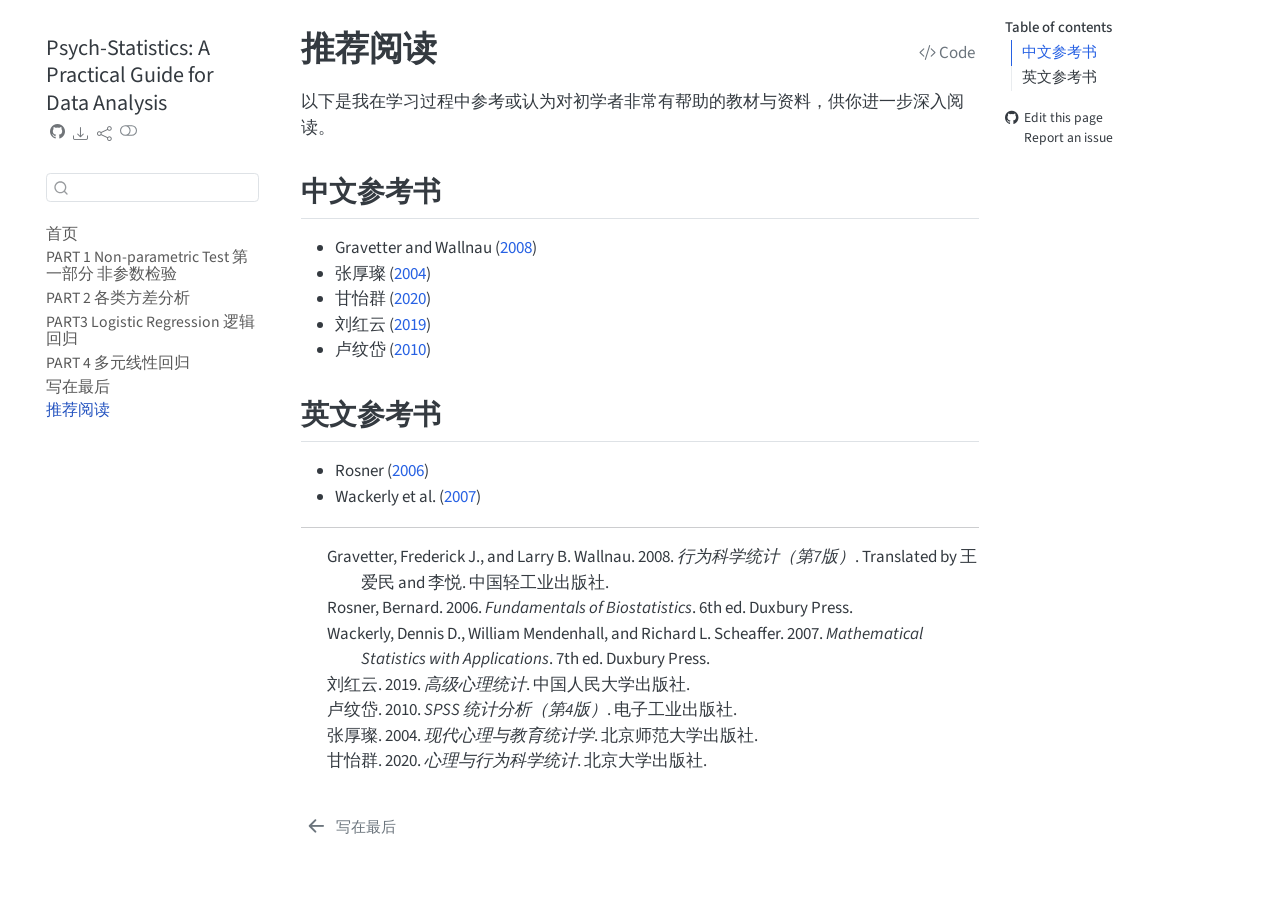
<file: references.html>
<!DOCTYPE html>
<html xmlns="http://www.w3.org/1999/xhtml" lang="en" xml:lang="en"><head>

<meta charset="utf-8">
<meta name="generator" content="quarto-1.9.37">

<meta name="viewport" content="width=device-width, initial-scale=1.0, user-scalable=yes">


<title>推荐阅读 – Psych-Statistics: A Practical Guide for Data Analysis</title>
<style>
/* Default styles provided by pandoc.
** See https://pandoc.org/MANUAL.html#variables-for-html for config info.
*/
code{white-space: pre-wrap;}
span.smallcaps{font-variant: small-caps;}
div.columns{display: flex; gap: min(4vw, 1.5em);}
div.column{flex: auto; overflow-x: auto;}
div.hanging-indent{margin-left: 1.5em; text-indent: -1.5em;}
ul.task-list{list-style: none;}
ul.task-list li input[type="checkbox"] {
  width: 0.8em;
  margin: 0 0.8em 0.2em -1em; /* quarto-specific, see https://github.com/quarto-dev/quarto-cli/issues/4556 */ 
  vertical-align: middle;
}
/* CSS for syntax highlighting */
html { -webkit-text-size-adjust: 100%; }
pre > code.sourceCode { white-space: pre; position: relative; }
pre > code.sourceCode > span { display: inline-block; line-height: 1.25; }
pre > code.sourceCode > span:empty { height: 1.2em; }
.sourceCode { overflow: visible; }
code.sourceCode > span { color: inherit; text-decoration: inherit; }
div.sourceCode { margin: 1em 0; }
pre.sourceCode { margin: 0; }
@media screen {
div.sourceCode { overflow: auto; }
}
@media print {
pre > code.sourceCode { white-space: pre-wrap; }
pre > code.sourceCode > span { text-indent: -5em; padding-left: 5em; }
}
pre.numberSource code
  { counter-reset: source-line 0; }
pre.numberSource code > span
  { position: relative; left: -4em; counter-increment: source-line; }
pre.numberSource code > span > a:first-child::before
  { content: counter(source-line);
    position: relative; left: -1em; text-align: right; vertical-align: baseline;
    border: none; display: inline-block;
    -webkit-touch-callout: none; -webkit-user-select: none;
    -khtml-user-select: none; -moz-user-select: none;
    -ms-user-select: none; user-select: none;
    padding: 0 4px; width: 4em;
  }
pre.numberSource { margin-left: 3em;  padding-left: 4px; }
div.sourceCode
  {   }
@media screen {
pre > code.sourceCode > span > a:first-child::before { text-decoration: underline; }
}
/* CSS for citations */
div.csl-bib-body { }
div.csl-entry {
  clear: both;
}
.hanging-indent div.csl-entry {
  margin-left:2em;
  text-indent:-2em;
}
div.csl-left-margin {
  min-width:2em;
  float:left;
}
div.csl-right-inline {
  margin-left:2em;
  padding-left:1em;
}
div.csl-indent {
  margin-left: 2em;
}</style>


<script src="site_libs/quarto-nav/quarto-nav.js"></script>
<script src="site_libs/quarto-nav/headroom.min.js"></script>
<script src="site_libs/clipboard/clipboard.min.js"></script>
<script src="site_libs/quarto-search/autocomplete.umd.js"></script>
<script src="site_libs/quarto-search/fuse.min.js"></script>
<script src="site_libs/quarto-search/quarto-search.js"></script>
<meta name="quarto:offset" content="./">
<link href="./summary.html" rel="prev">
<script src="site_libs/quarto-html/quarto.js" type="module"></script>
<script src="site_libs/quarto-html/tabsets/tabsets.js" type="module"></script>
<script src="site_libs/quarto-html/popper.min.js"></script>
<script src="site_libs/quarto-html/tippy.umd.min.js"></script>
<script src="site_libs/quarto-html/anchor.min.js"></script>
<link href="site_libs/quarto-html/tippy.css" rel="stylesheet">
<link href="site_libs/quarto-html/quarto-syntax-highlighting-f79c7fb6db380d32be398468f2fb58cf.css" rel="stylesheet" class="quarto-color-scheme" id="quarto-text-highlighting-styles">
<link href="site_libs/quarto-html/quarto-syntax-highlighting-dark-f79c7fb6db380d32be398468f2fb58cf.css" rel="stylesheet" class="quarto-color-scheme quarto-color-alternate" id="quarto-text-highlighting-styles">
<link href="site_libs/quarto-html/quarto-syntax-highlighting-f79c7fb6db380d32be398468f2fb58cf.css" rel="stylesheet" class="quarto-color-scheme-extra" id="quarto-text-highlighting-styles">
<script src="site_libs/bootstrap/bootstrap.min.js"></script>
<link href="site_libs/bootstrap/bootstrap-icons.css" rel="stylesheet">
<link href="site_libs/bootstrap/bootstrap-a0cc0b04a694180613e9fdb98a22a463.min.css" rel="stylesheet" append-hash="true" class="quarto-color-scheme" id="quarto-bootstrap" data-mode="light">
<link href="site_libs/bootstrap/bootstrap-dark-3fa4bb2bd439bc3f139ef5da6547daa0.min.css" rel="stylesheet" append-hash="true" class="quarto-color-scheme quarto-color-alternate" id="quarto-bootstrap" data-mode="dark">
<link href="site_libs/bootstrap/bootstrap-a0cc0b04a694180613e9fdb98a22a463.min.css" rel="stylesheet" append-hash="true" class="quarto-color-scheme-extra" id="quarto-bootstrap" data-mode="light">
<script id="quarto-search-options" type="application/json">{
  "location": "sidebar",
  "copy-button": false,
  "collapse-after": 3,
  "panel-placement": "start",
  "type": "textbox",
  "limit": 50,
  "keyboard-shortcut": [
    "f",
    "/",
    "s"
  ],
  "show-item-context": false,
  "language": {
    "search-no-results-text": "No results",
    "search-matching-documents-text": "matching documents",
    "search-copy-link-title": "Copy link to search",
    "search-hide-matches-text": "Hide additional matches",
    "search-more-match-text": "more match in this document",
    "search-more-matches-text": "more matches in this document",
    "search-clear-button-title": "Clear",
    "search-text-placeholder": "",
    "search-detached-cancel-button-title": "Cancel",
    "search-submit-button-title": "Submit",
    "search-label": "Search"
  }
}</script>


</head>

<body class="nav-sidebar floating quarto-light"><script id="quarto-html-before-body" type="application/javascript">
    const toggleBodyColorMode = (bsSheetEl) => {
      const mode = bsSheetEl.getAttribute("data-mode");
      const bodyEl = window.document.querySelector("body");
      if (mode === "dark") {
        bodyEl.classList.add("quarto-dark");
        bodyEl.classList.remove("quarto-light");
      } else {
        bodyEl.classList.add("quarto-light");
        bodyEl.classList.remove("quarto-dark");
      }
    }
    const toggleBodyColorPrimary = () => {
      const bsSheetEl = window.document.querySelector("link#quarto-bootstrap:not([rel=disabled-stylesheet])");
      if (bsSheetEl) {
        toggleBodyColorMode(bsSheetEl);
      }
    }
    const setColorSchemeToggle = (alternate) => {
      const toggles = window.document.querySelectorAll('.quarto-color-scheme-toggle');
      for (let i=0; i < toggles.length; i++) {
        const toggle = toggles[i];
        if (toggle) {
          if (alternate) {
            toggle.classList.add("alternate");
          } else {
            toggle.classList.remove("alternate");
          }
        }
      }
    };
    const toggleColorMode = (alternate) => {
      // Switch the stylesheets
      const primaryStylesheets = window.document.querySelectorAll('link.quarto-color-scheme:not(.quarto-color-alternate)');
      const alternateStylesheets = window.document.querySelectorAll('link.quarto-color-scheme.quarto-color-alternate');
      manageTransitions('#quarto-margin-sidebar .nav-link', false);
      if (alternate) {
        // note: dark is layered on light, we don't disable primary!
        enableStylesheet(alternateStylesheets);
        for (const sheetNode of alternateStylesheets) {
          if (sheetNode.id === "quarto-bootstrap") {
            toggleBodyColorMode(sheetNode);
          }
        }
      } else {
        disableStylesheet(alternateStylesheets);
        enableStylesheet(primaryStylesheets)
        toggleBodyColorPrimary();
      }
      manageTransitions('#quarto-margin-sidebar .nav-link', true);
      // Switch the toggles
      setColorSchemeToggle(alternate)
      // Hack to workaround the fact that safari doesn't
      // properly recolor the scrollbar when toggling (#1455)
      if (navigator.userAgent.indexOf('Safari') > 0 && navigator.userAgent.indexOf('Chrome') == -1) {
        manageTransitions("body", false);
        window.scrollTo(0, 1);
        setTimeout(() => {
          window.scrollTo(0, 0);
          manageTransitions("body", true);
        }, 40);
      }
    }
    const disableStylesheet = (stylesheets) => {
      for (let i=0; i < stylesheets.length; i++) {
        const stylesheet = stylesheets[i];
        stylesheet.rel = 'disabled-stylesheet';
      }
    }
    const enableStylesheet = (stylesheets) => {
      for (let i=0; i < stylesheets.length; i++) {
        const stylesheet = stylesheets[i];
        if(stylesheet.rel !== 'stylesheet') { // for Chrome, which will still FOUC without this check
          stylesheet.rel = 'stylesheet';
        }
      }
    }
    const manageTransitions = (selector, allowTransitions) => {
      const els = window.document.querySelectorAll(selector);
      for (let i=0; i < els.length; i++) {
        const el = els[i];
        if (allowTransitions) {
          el.classList.remove('notransition');
        } else {
          el.classList.add('notransition');
        }
      }
    }
    const isFileUrl = () => {
      return window.location.protocol === 'file:';
    }
    const hasAlternateSentinel = () => {
      let styleSentinel = getColorSchemeSentinel();
      if (styleSentinel !== null) {
        return styleSentinel === "alternate";
      } else {
        return false;
      }
    }
    const setStyleSentinel = (alternate) => {
      const value = alternate ? "alternate" : "default";
      if (!isFileUrl()) {
        window.localStorage.setItem("quarto-color-scheme", value);
      } else {
        localAlternateSentinel = value;
      }
    }
    const getColorSchemeSentinel = () => {
      if (!isFileUrl()) {
        const storageValue = window.localStorage.getItem("quarto-color-scheme");
        return storageValue != null ? storageValue : localAlternateSentinel;
      } else {
        return localAlternateSentinel;
      }
    }
    const toggleGiscusIfUsed = (isAlternate, darkModeDefault) => {
      const baseTheme = document.querySelector('#giscus-base-theme')?.value ?? 'light';
      const alternateTheme = document.querySelector('#giscus-alt-theme')?.value ?? 'dark';
      let newTheme = '';
      if(authorPrefersDark) {
        newTheme = isAlternate ? baseTheme : alternateTheme;
      } else {
        newTheme = isAlternate ? alternateTheme : baseTheme;
      }
      const changeGiscusTheme = () => {
        // From: https://github.com/giscus/giscus/issues/336
        const sendMessage = (message) => {
          const iframe = document.querySelector('iframe.giscus-frame');
          if (!iframe) return;
          iframe.contentWindow.postMessage({ giscus: message }, 'https://giscus.app');
        }
        sendMessage({
          setConfig: {
            theme: newTheme
          }
        });
      }
      const isGiscussLoaded = window.document.querySelector('iframe.giscus-frame') !== null;
      if (isGiscussLoaded) {
        changeGiscusTheme();
      }
    };
    const authorPrefersDark = false;
    const darkModeDefault = authorPrefersDark;
      document.querySelector('link#quarto-text-highlighting-styles.quarto-color-scheme-extra').rel = 'disabled-stylesheet';
      document.querySelector('link#quarto-bootstrap.quarto-color-scheme-extra').rel = 'disabled-stylesheet';
    let localAlternateSentinel = darkModeDefault ? 'alternate' : 'default';
    // Dark / light mode switch
    window.quartoToggleColorScheme = () => {
      // Read the current dark / light value
      let toAlternate = !hasAlternateSentinel();
      toggleColorMode(toAlternate);
      setStyleSentinel(toAlternate);
      toggleGiscusIfUsed(toAlternate, darkModeDefault);
      window.dispatchEvent(new Event('resize'));
    };
    // Switch to dark mode if need be
    if (hasAlternateSentinel()) {
      toggleColorMode(true);
    } else {
      toggleColorMode(false);
    }
  </script>

<div id="quarto-search-results"></div>
  <header id="quarto-header" class="headroom fixed-top">
  <nav class="quarto-secondary-nav">
    <div class="container-fluid d-flex">
      <button type="button" class="quarto-btn-toggle btn" data-bs-toggle="collapse" role="button" data-bs-target=".quarto-sidebar-collapse-item" aria-controls="quarto-sidebar" aria-expanded="false" aria-label="Toggle sidebar navigation" onclick="if (window.quartoToggleHeadroom) { window.quartoToggleHeadroom(); }">
        <i class="bi bi-layout-text-sidebar-reverse"></i>
      </button>
        <nav class="quarto-page-breadcrumbs" aria-label="breadcrumb"><ol class="breadcrumb"><li class="breadcrumb-item"><a href="./references.html">推荐阅读</a></li></ol></nav>
        <a class="flex-grow-1" role="navigation" data-bs-toggle="collapse" data-bs-target=".quarto-sidebar-collapse-item" aria-controls="quarto-sidebar" aria-expanded="false" aria-label="Toggle sidebar navigation" onclick="if (window.quartoToggleHeadroom) { window.quartoToggleHeadroom(); }">      
        </a>
      <button type="button" class="btn quarto-search-button" aria-label="Search" onclick="window.quartoOpenSearch();">
        <i class="bi bi-search"></i>
      </button>
    </div>
  </nav>
</header>
<!-- content -->
<div id="quarto-content" class="quarto-container page-columns page-rows-contents page-layout-article">
<!-- sidebar -->
  <nav id="quarto-sidebar" class="sidebar collapse collapse-horizontal quarto-sidebar-collapse-item sidebar-navigation floating overflow-auto">
    <div class="pt-lg-2 mt-2 text-left sidebar-header">
    <div class="sidebar-title mb-0 py-0">
      <a href="./">Psych-Statistics: A Practical Guide for Data Analysis</a> 
        <div class="sidebar-tools-main tools-wide">
    <a href="https://github.com/BAILIHAN14/Psych-Stats-R-2" title="Source Code" class="quarto-navigation-tool px-1" aria-label="Source Code"><i class="bi bi-github"></i></a>
    <div class="dropdown">
      <a href="" title="Download" id="quarto-navigation-tool-dropdown-0" class="quarto-navigation-tool dropdown-toggle px-1" data-bs-toggle="dropdown" aria-expanded="false" role="link" aria-label="Download"><i class="bi bi-download"></i></a>
      <ul class="dropdown-menu" aria-labelledby="quarto-navigation-tool-dropdown-0">
          <li>
            <a class="dropdown-item sidebar-tools-main-item" href="./Psych-Statistics--A-Practical-Guide-for-Data-Analysis.pdf">
              <i class="bi bi-file-pdf pe-1"></i>
            Download PDF
            </a>
          </li>
          <li>
            <a class="dropdown-item sidebar-tools-main-item" href="./Psych-Statistics--A-Practical-Guide-for-Data-Analysis.epub">
              <i class="bi bi-journal pe-1"></i>
            Download ePub
            </a>
          </li>
      </ul>
    </div>
    <div class="dropdown">
      <a href="" title="Share" id="quarto-navigation-tool-dropdown-1" class="quarto-navigation-tool dropdown-toggle px-1" data-bs-toggle="dropdown" aria-expanded="false" role="link" aria-label="Share"><i class="bi bi-share"></i></a>
      <ul class="dropdown-menu" aria-labelledby="quarto-navigation-tool-dropdown-1">
          <li>
            <a class="dropdown-item sidebar-tools-main-item" href="https://twitter.com/intent/tweet?url=|url|">
              <i class="bi bi-twitter pe-1"></i>
            Twitter
            </a>
          </li>
          <li>
            <a class="dropdown-item sidebar-tools-main-item" href="https://www.facebook.com/sharer/sharer.php?u=|url|">
              <i class="bi bi-facebook pe-1"></i>
            Facebook
            </a>
          </li>
          <li>
            <a class="dropdown-item sidebar-tools-main-item" href="https://www.linkedin.com/sharing/share-offsite/?url=|url|">
              <i class="bi bi-linkedin pe-1"></i>
            LinkedIn
            </a>
          </li>
      </ul>
    </div>
  <a href="" class="quarto-color-scheme-toggle quarto-navigation-tool  px-1" onclick="window.quartoToggleColorScheme(); return false;" title="Toggle dark mode"><i class="bi"></i></a>
</div>
    </div>
      </div>
        <div class="mt-2 flex-shrink-0 align-items-center">
        <div class="sidebar-search">
        <div id="quarto-search" class="" title="Search"></div>
        </div>
        </div>
    <div class="sidebar-menu-container"> 
    <ul class="list-unstyled mt-1">
        <li class="sidebar-item">
  <div class="sidebar-item-container"> 
  <a href="./index.html" class="sidebar-item-text sidebar-link"><span class="chapter-title">首页</span></a>
  </div>
</li>
        <li class="sidebar-item">
  <div class="sidebar-item-container"> 
  <a href="./chapters/01-non-parametric-test.html" class="sidebar-item-text sidebar-link"><span class="chapter-title">PART 1 Non-parametric Test 第一部分 非参数检验</span></a>
  </div>
</li>
        <li class="sidebar-item">
  <div class="sidebar-item-container"> 
  <a href="./chapters/02-anova.html" class="sidebar-item-text sidebar-link"><span class="chapter-title">PART 2 各类方差分析</span></a>
  </div>
</li>
        <li class="sidebar-item">
  <div class="sidebar-item-container"> 
  <a href="./chapters/03-logistic-regression.html" class="sidebar-item-text sidebar-link"><span class="chapter-title">PART3 Logistic Regression 逻辑回归</span></a>
  </div>
</li>
        <li class="sidebar-item">
  <div class="sidebar-item-container"> 
  <a href="./chapters/04-multiple-regression.html" class="sidebar-item-text sidebar-link"><span class="chapter-title">PART 4 多元线性回归</span></a>
  </div>
</li>
        <li class="sidebar-item">
  <div class="sidebar-item-container"> 
  <a href="./summary.html" class="sidebar-item-text sidebar-link">
 <span class="menu-text">写在最后</span></a>
  </div>
</li>
        <li class="sidebar-item">
  <div class="sidebar-item-container"> 
  <a href="./references.html" class="sidebar-item-text sidebar-link active">
 <span class="menu-text">推荐阅读</span></a>
  </div>
</li>
    </ul>
    </div>
</nav>
<div id="quarto-sidebar-glass" class="quarto-sidebar-collapse-item" data-bs-toggle="collapse" data-bs-target=".quarto-sidebar-collapse-item"></div>
<!-- margin-sidebar -->
    <div id="quarto-margin-sidebar" class="sidebar margin-sidebar">
        <nav id="TOC" role="doc-toc" class="toc-active">
    <h2 id="toc-title">Table of contents</h2>
   
  <ul>
  <li><a href="#中文参考书" id="toc-中文参考书" class="nav-link active" data-scroll-target="#中文参考书">中文参考书</a></li>
  <li><a href="#英文参考书" id="toc-英文参考书" class="nav-link" data-scroll-target="#英文参考书">英文参考书</a></li>
  </ul>
<div class="toc-actions"><ul><li><a href="https://github.com/BAILIHAN14/Psych-Stats-R-2/edit/main/references.qmd" class="toc-action"><i class="bi bi-github"></i>Edit this page</a></li><li><a href="https://github.com/BAILIHAN14/Psych-Stats-R-2/issues/new" class="toc-action"><i class="bi empty"></i>Report an issue</a></li></ul></div></nav>
    </div>
<!-- main -->
<main class="content" id="quarto-document-content">


<header id="title-block-header" class="quarto-title-block default">
<div class="quarto-title">
<div class="quarto-title-block"><div><h1 class="title">推荐阅读</h1><button type="button" class="btn code-tools-button" id="quarto-code-tools-source"><i class="bi"></i> Code</button></div></div>
</div>



<div class="quarto-title-meta">

    
  
    
  </div>
  


</header>


<p>以下是我在学习过程中参考或认为对初学者非常有帮助的教材与资料，供你进一步深入阅读。</p>
<section id="中文参考书" class="level2">
<h2 class="anchored" data-anchor-id="中文参考书">中文参考书</h2>
<ul>
<li><span class="citation" data-cites="gravetter2008行为科学统计">Gravetter and Wallnau (<a href="references.html#ref-gravetter2008行为科学统计" role="doc-biblioref">2008</a>)</span></li>
<li><span class="citation" data-cites="zhang2004现代心理与教育统计学">张厚璨 (<a href="references.html#ref-zhang2004现代心理与教育统计学" role="doc-biblioref">2004</a>)</span></li>
<li><span class="citation" data-cites="gan2020心理与行为科学统计">甘怡群 (<a href="references.html#ref-gan2020心理与行为科学统计" role="doc-biblioref">2020</a>)</span></li>
<li><span class="citation" data-cites="liu2019高级心理统计">刘红云 (<a href="references.html#ref-liu2019高级心理统计" role="doc-biblioref">2019</a>)</span></li>
<li><span class="citation" data-cites="lu2010SPSS统计分析">卢纹岱 (<a href="references.html#ref-lu2010SPSS统计分析" role="doc-biblioref">2010</a>)</span></li>
</ul>
</section>
<section id="英文参考书" class="level2">
<h2 class="anchored" data-anchor-id="英文参考书">英文参考书</h2>
<ul>
<li><span class="citation" data-cites="rosner2006fundamentals">Rosner (<a href="references.html#ref-rosner2006fundamentals" role="doc-biblioref">2006</a>)</span></li>
<li><span class="citation" data-cites="wackerly2007mathematical">Wackerly et al. (<a href="references.html#ref-wackerly2007mathematical" role="doc-biblioref">2007</a>)</span></li>
</ul>
<hr>
<div id="refs" class="references csl-bib-body hanging-indent" role="list">
<div id="ref-gravetter2008行为科学统计" class="csl-entry" role="listitem">
Gravetter, Frederick J., and Larry B. Wallnau. 2008.
<em>行为科学统计（第7版）</em>. Translated by 王爱民 and 李悦.
中国轻工业出版社.
</div>
<div id="ref-rosner2006fundamentals" class="csl-entry" role="listitem">
Rosner, Bernard. 2006. <em>Fundamentals of Biostatistics</em>. 6th ed.
Duxbury Press.
</div>
<div id="ref-wackerly2007mathematical" class="csl-entry" role="listitem">
Wackerly, Dennis D., William Mendenhall, and Richard L. Scheaffer. 2007.
<em>Mathematical Statistics with Applications</em>. 7th ed. Duxbury
Press.
</div>
<div id="ref-liu2019高级心理统计" class="csl-entry" role="listitem">
刘红云. 2019. <em>高级心理统计</em>. 中国人民大学出版社.
</div>
<div id="ref-lu2010SPSS统计分析" class="csl-entry" role="listitem">
卢纹岱. 2010. <em>SPSS 统计分析（第4版）</em>. 电子工业出版社.
</div>
<div id="ref-zhang2004现代心理与教育统计学" class="csl-entry" role="listitem">
张厚璨. 2004. <em>现代心理与教育统计学</em>. 北京师范大学出版社.
</div>
<div id="ref-gan2020心理与行为科学统计" class="csl-entry" role="listitem">
甘怡群. 2020. <em>心理与行为科学统计</em>. 北京大学出版社.
</div>
</div>


<!-- -->

</section>

</main> <!-- /main -->
<script id="quarto-html-after-body" type="application/javascript">
  window.document.addEventListener("DOMContentLoaded", function (event) {
    // Ensure there is a toggle, if there isn't float one in the top right
    if (window.document.querySelector('.quarto-color-scheme-toggle') === null) {
      const a = window.document.createElement('a');
      a.classList.add('top-right');
      a.classList.add('quarto-color-scheme-toggle');
      a.href = "";
      a.onclick = function() { try { window.quartoToggleColorScheme(); } catch {} return false; };
      const i = window.document.createElement("i");
      i.classList.add('bi');
      a.appendChild(i);
      window.document.body.appendChild(a);
    }
    setColorSchemeToggle(hasAlternateSentinel())
    const icon = "";
    const anchorJS = new window.AnchorJS();
    anchorJS.options = {
      placement: 'right',
      icon: icon
    };
    anchorJS.add('.anchored');
    const isCodeAnnotation = (el) => {
      for (const clz of el.classList) {
        if (clz.startsWith('code-annotation-')) {                     
          return true;
        }
      }
      return false;
    }
    const onCopySuccess = function(e) {
      // button target
      const button = e.trigger;
      // don't keep focus
      button.blur();
      // flash "checked"
      button.classList.add('code-copy-button-checked');
      var currentTitle = button.getAttribute("title");
      button.setAttribute("title", "Copied!");
      let tooltip;
      if (window.bootstrap) {
        button.setAttribute("data-bs-toggle", "tooltip");
        button.setAttribute("data-bs-placement", "left");
        button.setAttribute("data-bs-title", "Copied!");
        tooltip = new bootstrap.Tooltip(button, 
          { trigger: "manual", 
            customClass: "code-copy-button-tooltip",
            offset: [0, -8]});
        tooltip.show();    
      }
      setTimeout(function() {
        if (tooltip) {
          tooltip.hide();
          button.removeAttribute("data-bs-title");
          button.removeAttribute("data-bs-toggle");
          button.removeAttribute("data-bs-placement");
        }
        button.setAttribute("title", currentTitle);
        button.classList.remove('code-copy-button-checked');
      }, 1000);
      // clear code selection
      e.clearSelection();
    }
    const getTextToCopy = function(trigger) {
      const outerScaffold = trigger.parentElement.cloneNode(true);
      const codeEl = outerScaffold.querySelector('code');
      for (const childEl of codeEl.children) {
        if (isCodeAnnotation(childEl)) {
          childEl.remove();
        }
      }
      return codeEl.innerText;
    }
    const clipboard = new window.ClipboardJS('.code-copy-button:not([data-in-quarto-modal])', {
      text: getTextToCopy
    });
    clipboard.on('success', onCopySuccess);
    if (window.document.getElementById('quarto-embedded-source-code-modal')) {
      const clipboardModal = new window.ClipboardJS('.code-copy-button[data-in-quarto-modal]', {
        text: getTextToCopy,
        container: window.document.getElementById('quarto-embedded-source-code-modal')
      });
      clipboardModal.on('success', onCopySuccess);
    }
    const viewSource = window.document.getElementById('quarto-view-source') ||
                       window.document.getElementById('quarto-code-tools-source');
    if (viewSource) {
      const sourceUrl = viewSource.getAttribute("data-quarto-source-url");
      viewSource.addEventListener("click", function(e) {
        if (sourceUrl) {
          // rstudio viewer pane
          if (/\bcapabilities=\b/.test(window.location)) {
            window.open(sourceUrl);
          } else {
            window.location.href = sourceUrl;
          }
        } else {
          const modal = new bootstrap.Modal(document.getElementById('quarto-embedded-source-code-modal'));
          modal.show();
        }
        return false;
      });
    }
    function toggleCodeHandler(show) {
      return function(e) {
        const detailsSrc = window.document.querySelectorAll(".cell > details > .sourceCode");
        for (let i=0; i<detailsSrc.length; i++) {
          const details = detailsSrc[i].parentElement;
          if (show) {
            details.open = true;
          } else {
            details.removeAttribute("open");
          }
        }
        const cellCodeDivs = window.document.querySelectorAll(".cell > .sourceCode");
        const fromCls = show ? "hidden" : "unhidden";
        const toCls = show ? "unhidden" : "hidden";
        for (let i=0; i<cellCodeDivs.length; i++) {
          const codeDiv = cellCodeDivs[i];
          if (codeDiv.classList.contains(fromCls)) {
            codeDiv.classList.remove(fromCls);
            codeDiv.classList.add(toCls);
          } 
        }
        return false;
      }
    }
    const hideAllCode = window.document.getElementById("quarto-hide-all-code");
    if (hideAllCode) {
      hideAllCode.addEventListener("click", toggleCodeHandler(false));
    }
    const showAllCode = window.document.getElementById("quarto-show-all-code");
    if (showAllCode) {
      showAllCode.addEventListener("click", toggleCodeHandler(true));
    }
      var localhostRegex = new RegExp(/^(?:http|https):\/\/localhost\:?[0-9]*\//);
      var mailtoRegex = new RegExp(/^mailto:/);
        var filterRegex = new RegExp('/' + window.location.host + '/');
      var isInternal = (href) => {
          return filterRegex.test(href) || localhostRegex.test(href) || mailtoRegex.test(href);
      }
      // Inspect non-navigation links and adorn them if external
     var links = window.document.querySelectorAll('a[href]:not(.nav-link):not(.navbar-brand):not(.toc-action):not(.sidebar-link):not(.sidebar-item-toggle):not(.pagination-link):not(.no-external):not([aria-hidden]):not(.dropdown-item):not(.quarto-navigation-tool):not(.about-link)');
      for (var i=0; i<links.length; i++) {
        const link = links[i];
        if (!isInternal(link.href)) {
          // undo the damage that might have been done by quarto-nav.js in the case of
          // links that we want to consider external
          if (link.dataset.originalHref !== undefined) {
            link.href = link.dataset.originalHref;
          }
        }
      }
    function tippyHover(el, contentFn, onTriggerFn, onUntriggerFn) {
      const config = {
        allowHTML: true,
        maxWidth: 500,
        delay: 100,
        arrow: false,
        appendTo: function(el) {
            return el.parentElement;
        },
        interactive: true,
        interactiveBorder: 10,
        theme: 'quarto',
        placement: 'bottom-start',
      };
      if (contentFn) {
        config.content = contentFn;
      }
      if (onTriggerFn) {
        config.onTrigger = onTriggerFn;
      }
      if (onUntriggerFn) {
        config.onUntrigger = onUntriggerFn;
      }
      window.tippy(el, config); 
    }
    const noterefs = window.document.querySelectorAll('a[role="doc-noteref"]');
    for (var i=0; i<noterefs.length; i++) {
      const ref = noterefs[i];
      tippyHover(ref, function() {
        // use id or data attribute instead here
        let href = ref.getAttribute('data-footnote-href') || ref.getAttribute('href');
        try { href = new URL(href).hash; } catch {}
        const id = href.replace(/^#\/?/, "");
        const note = window.document.getElementById(id);
        if (note) {
          return note.innerHTML;
        } else {
          return "";
        }
      });
    }
    const xrefs = window.document.querySelectorAll('a.quarto-xref');
    const processXRef = (id, note) => {
      // Strip column container classes
      const stripColumnClz = (el) => {
        el.classList.remove("page-full", "page-columns");
        if (el.children) {
          for (const child of el.children) {
            stripColumnClz(child);
          }
        }
      }
      stripColumnClz(note)
      if (id === null || id.startsWith('sec-')) {
        // Special case sections, only their first couple elements
        const container = document.createElement("div");
        if (note.children && note.children.length > 2) {
          container.appendChild(note.children[0].cloneNode(true));
          for (let i = 1; i < note.children.length; i++) {
            const child = note.children[i];
            if (child.tagName === "P" && child.innerText === "") {
              continue;
            } else {
              container.appendChild(child.cloneNode(true));
              break;
            }
          }
          if (window.Quarto?.typesetMath) {
            window.Quarto.typesetMath(container);
          }
          return container.innerHTML
        } else {
          if (window.Quarto?.typesetMath) {
            window.Quarto.typesetMath(note);
          }
          return note.innerHTML;
        }
      } else {
        // Remove any anchor links if they are present
        const anchorLink = note.querySelector('a.anchorjs-link');
        if (anchorLink) {
          anchorLink.remove();
        }
        if (window.Quarto?.typesetMath) {
          window.Quarto.typesetMath(note);
        }
        if (note.classList.contains("callout")) {
          return note.outerHTML;
        } else {
          return note.innerHTML;
        }
      }
    }
    for (var i=0; i<xrefs.length; i++) {
      const xref = xrefs[i];
      tippyHover(xref, undefined, function(instance) {
        instance.disable();
        let url = xref.getAttribute('href');
        let hash = undefined; 
        if (url.startsWith('#')) {
          hash = url;
        } else {
          try { hash = new URL(url).hash; } catch {}
        }
        if (hash) {
          const id = hash.replace(/^#\/?/, "");
          const note = window.document.getElementById(id);
          if (note !== null) {
            try {
              const html = processXRef(id, note.cloneNode(true));
              instance.setContent(html);
            } finally {
              instance.enable();
              instance.show();
            }
          } else {
            // See if we can fetch this
            fetch(url.split('#')[0])
            .then(res => res.text())
            .then(html => {
              const parser = new DOMParser();
              const htmlDoc = parser.parseFromString(html, "text/html");
              const note = htmlDoc.getElementById(id);
              if (note !== null) {
                const html = processXRef(id, note);
                instance.setContent(html);
              } 
            }).finally(() => {
              instance.enable();
              instance.show();
            });
          }
        } else {
          // See if we can fetch a full url (with no hash to target)
          // This is a special case and we should probably do some content thinning / targeting
          fetch(url)
          .then(res => res.text())
          .then(html => {
            const parser = new DOMParser();
            const htmlDoc = parser.parseFromString(html, "text/html");
            const note = htmlDoc.querySelector('main.content');
            if (note !== null) {
              // This should only happen for chapter cross references
              // (since there is no id in the URL)
              // remove the first header
              if (note.children.length > 0 && note.children[0].tagName === "HEADER") {
                note.children[0].remove();
              }
              const html = processXRef(null, note);
              instance.setContent(html);
            } 
          }).finally(() => {
            instance.enable();
            instance.show();
          });
        }
      }, function(instance) {
      });
    }
        let selectedAnnoteEl;
        const selectorForAnnotation = ( cell, annotation) => {
          let cellAttr = 'data-code-cell="' + cell + '"';
          let lineAttr = 'data-code-annotation="' +  annotation + '"';
          const selector = 'span[' + cellAttr + '][' + lineAttr + ']';
          return selector;
        }
        const selectCodeLines = (annoteEl) => {
          const doc = window.document;
          const targetCell = annoteEl.getAttribute("data-target-cell");
          const targetAnnotation = annoteEl.getAttribute("data-target-annotation");
          const annoteSpan = window.document.querySelector(selectorForAnnotation(targetCell, targetAnnotation));
          const lines = annoteSpan.getAttribute("data-code-lines").split(",");
          const lineIds = lines.map((line) => {
            return targetCell + "-" + line;
          })
          let top = null;
          let height = null;
          let parent = null;
          if (lineIds.length > 0) {
              //compute the position of the single el (top and bottom and make a div)
              const el = window.document.getElementById(lineIds[0]);
              top = el.offsetTop;
              height = el.offsetHeight;
              parent = el.parentElement.parentElement;
            if (lineIds.length > 1) {
              const lastEl = window.document.getElementById(lineIds[lineIds.length - 1]);
              const bottom = lastEl.offsetTop + lastEl.offsetHeight;
              height = bottom - top;
            }
            if (top !== null && height !== null && parent !== null) {
              // cook up a div (if necessary) and position it 
              let div = window.document.getElementById("code-annotation-line-highlight");
              if (div === null) {
                div = window.document.createElement("div");
                div.setAttribute("id", "code-annotation-line-highlight");
                div.style.position = 'absolute';
                parent.appendChild(div);
              }
              div.style.top = top - 2 + "px";
              div.style.height = height + 4 + "px";
              div.style.left = 0;
              let gutterDiv = window.document.getElementById("code-annotation-line-highlight-gutter");
              if (gutterDiv === null) {
                gutterDiv = window.document.createElement("div");
                gutterDiv.setAttribute("id", "code-annotation-line-highlight-gutter");
                gutterDiv.style.position = 'absolute';
                const codeCell = window.document.getElementById(targetCell);
                const gutter = codeCell.querySelector('.code-annotation-gutter');
                gutter.appendChild(gutterDiv);
              }
              gutterDiv.style.top = top - 2 + "px";
              gutterDiv.style.height = height + 4 + "px";
            }
            selectedAnnoteEl = annoteEl;
          }
        };
        const unselectCodeLines = () => {
          const elementsIds = ["code-annotation-line-highlight", "code-annotation-line-highlight-gutter"];
          elementsIds.forEach((elId) => {
            const div = window.document.getElementById(elId);
            if (div) {
              div.remove();
            }
          });
          selectedAnnoteEl = undefined;
        };
          // Handle positioning of the toggle
      window.addEventListener(
        "resize",
        throttle(() => {
          elRect = undefined;
          if (selectedAnnoteEl) {
            selectCodeLines(selectedAnnoteEl);
          }
        }, 10)
      );
      function throttle(fn, ms) {
      let throttle = false;
      let timer;
        return (...args) => {
          if(!throttle) { // first call gets through
              fn.apply(this, args);
              throttle = true;
          } else { // all the others get throttled
              if(timer) clearTimeout(timer); // cancel #2
              timer = setTimeout(() => {
                fn.apply(this, args);
                timer = throttle = false;
              }, ms);
          }
        };
      }
        // Attach click handler to the DT
        const annoteDls = window.document.querySelectorAll('dt[data-target-cell]');
        for (const annoteDlNode of annoteDls) {
          annoteDlNode.addEventListener('click', (event) => {
            const clickedEl = event.target;
            if (clickedEl !== selectedAnnoteEl) {
              unselectCodeLines();
              const activeEl = window.document.querySelector('dt[data-target-cell].code-annotation-active');
              if (activeEl) {
                activeEl.classList.remove('code-annotation-active');
              }
              selectCodeLines(clickedEl);
              clickedEl.classList.add('code-annotation-active');
            } else {
              // Unselect the line
              unselectCodeLines();
              clickedEl.classList.remove('code-annotation-active');
            }
          });
        }
    const findCites = (el) => {
      const parentEl = el.parentElement;
      if (parentEl) {
        const cites = parentEl.dataset.cites;
        if (cites) {
          return {
            el,
            cites: cites.split(' ')
          };
        } else {
          return findCites(el.parentElement)
        }
      } else {
        return undefined;
      }
    };
    var bibliorefs = window.document.querySelectorAll('a[role="doc-biblioref"]');
    for (var i=0; i<bibliorefs.length; i++) {
      const ref = bibliorefs[i];
      const citeInfo = findCites(ref);
      if (citeInfo) {
        tippyHover(citeInfo.el, function() {
          var popup = window.document.createElement('div');
          citeInfo.cites.forEach(function(cite) {
            var citeDiv = window.document.createElement('div');
            citeDiv.classList.add('hanging-indent');
            citeDiv.classList.add('csl-entry');
            var biblioDiv = window.document.getElementById('ref-' + cite);
            if (biblioDiv) {
              citeDiv.innerHTML = biblioDiv.innerHTML;
            }
            popup.appendChild(citeDiv);
          });
          return popup.innerHTML;
        });
      }
    }
  });
  </script>
<nav class="page-navigation">
  <div class="nav-page nav-page-previous">
      <a href="./summary.html" class="pagination-link" aria-label="写在最后">
        <i class="bi bi-arrow-left-short"></i> <span class="nav-page-text">写在最后</span>
      </a>          
  </div>
  <div class="nav-page nav-page-next">
  </div>
</nav><div class="modal fade" id="quarto-embedded-source-code-modal" tabindex="-1" aria-labelledby="quarto-embedded-source-code-modal-label" aria-hidden="true"><div class="modal-dialog modal-dialog-scrollable"><div class="modal-content"><div class="modal-header"><h5 class="modal-title" id="quarto-embedded-source-code-modal-label">Source Code</h5><button class="btn-close" data-bs-dismiss="modal"></button></div><div class="modal-body"><div class="">
<div class="code-copy-outer-scaffold"><div class="sourceCode" id="cb1" data-shortcodes="false"><pre class="sourceCode markdown code-with-copy"><code class="sourceCode markdown"><span id="cb1-1"><a href="#cb1-1" aria-hidden="true" tabindex="-1"></a><span class="fu"># 推荐阅读 {.unnumbered}</span></span>
<span id="cb1-2"><a href="#cb1-2" aria-hidden="true" tabindex="-1"></a></span>
<span id="cb1-3"><a href="#cb1-3" aria-hidden="true" tabindex="-1"></a>以下是我在学习过程中参考或认为对初学者非常有帮助的教材与资料，供你进一步深入阅读。</span>
<span id="cb1-4"><a href="#cb1-4" aria-hidden="true" tabindex="-1"></a></span>
<span id="cb1-5"><a href="#cb1-5" aria-hidden="true" tabindex="-1"></a><span class="fu">## 中文参考书</span></span>
<span id="cb1-6"><a href="#cb1-6" aria-hidden="true" tabindex="-1"></a></span>
<span id="cb1-7"><a href="#cb1-7" aria-hidden="true" tabindex="-1"></a><span class="ss">- </span>@gravetter2008行为科学统计</span>
<span id="cb1-8"><a href="#cb1-8" aria-hidden="true" tabindex="-1"></a><span class="ss">- </span>@zhang2004现代心理与教育统计学</span>
<span id="cb1-9"><a href="#cb1-9" aria-hidden="true" tabindex="-1"></a><span class="ss">- </span>@gan2020心理与行为科学统计</span>
<span id="cb1-10"><a href="#cb1-10" aria-hidden="true" tabindex="-1"></a><span class="ss">- </span>@liu2019高级心理统计</span>
<span id="cb1-11"><a href="#cb1-11" aria-hidden="true" tabindex="-1"></a><span class="ss">- </span>@lu2010SPSS统计分析</span>
<span id="cb1-12"><a href="#cb1-12" aria-hidden="true" tabindex="-1"></a></span>
<span id="cb1-13"><a href="#cb1-13" aria-hidden="true" tabindex="-1"></a><span class="fu">## 英文参考书</span></span>
<span id="cb1-14"><a href="#cb1-14" aria-hidden="true" tabindex="-1"></a></span>
<span id="cb1-15"><a href="#cb1-15" aria-hidden="true" tabindex="-1"></a><span class="ss">- </span>@rosner2006fundamentals</span>
<span id="cb1-16"><a href="#cb1-16" aria-hidden="true" tabindex="-1"></a><span class="ss">- </span>@wackerly2007mathematical</span>
<span id="cb1-17"><a href="#cb1-17" aria-hidden="true" tabindex="-1"></a></span>
<span id="cb1-18"><a href="#cb1-18" aria-hidden="true" tabindex="-1"></a>---</span>
<span id="cb1-19"><a href="#cb1-19" aria-hidden="true" tabindex="-1"></a></span>
<span id="cb1-20"><a href="#cb1-20" aria-hidden="true" tabindex="-1"></a>::: {#refs}</span>
<span id="cb1-21"><a href="#cb1-21" aria-hidden="true" tabindex="-1"></a>:::</span></code></pre></div><button title="Copy to Clipboard" class="code-copy-button" data-in-quarto-modal=""><i class="bi"></i></button></div>
</div></div></div></div></div>
</div> <!-- /content -->




<footer class="footer"><div class="nav-footer"><div class="nav-footer-center"><div class="toc-actions d-sm-block d-md-none"><ul><li><a href="https://github.com/BAILIHAN14/Psych-Stats-R-2/edit/main/references.qmd" class="toc-action"><i class="bi bi-github"></i>Edit this page</a></li><li><a href="https://github.com/BAILIHAN14/Psych-Stats-R-2/issues/new" class="toc-action"><i class="bi empty"></i>Report an issue</a></li></ul></div></div></div></footer></body></html>
</file>
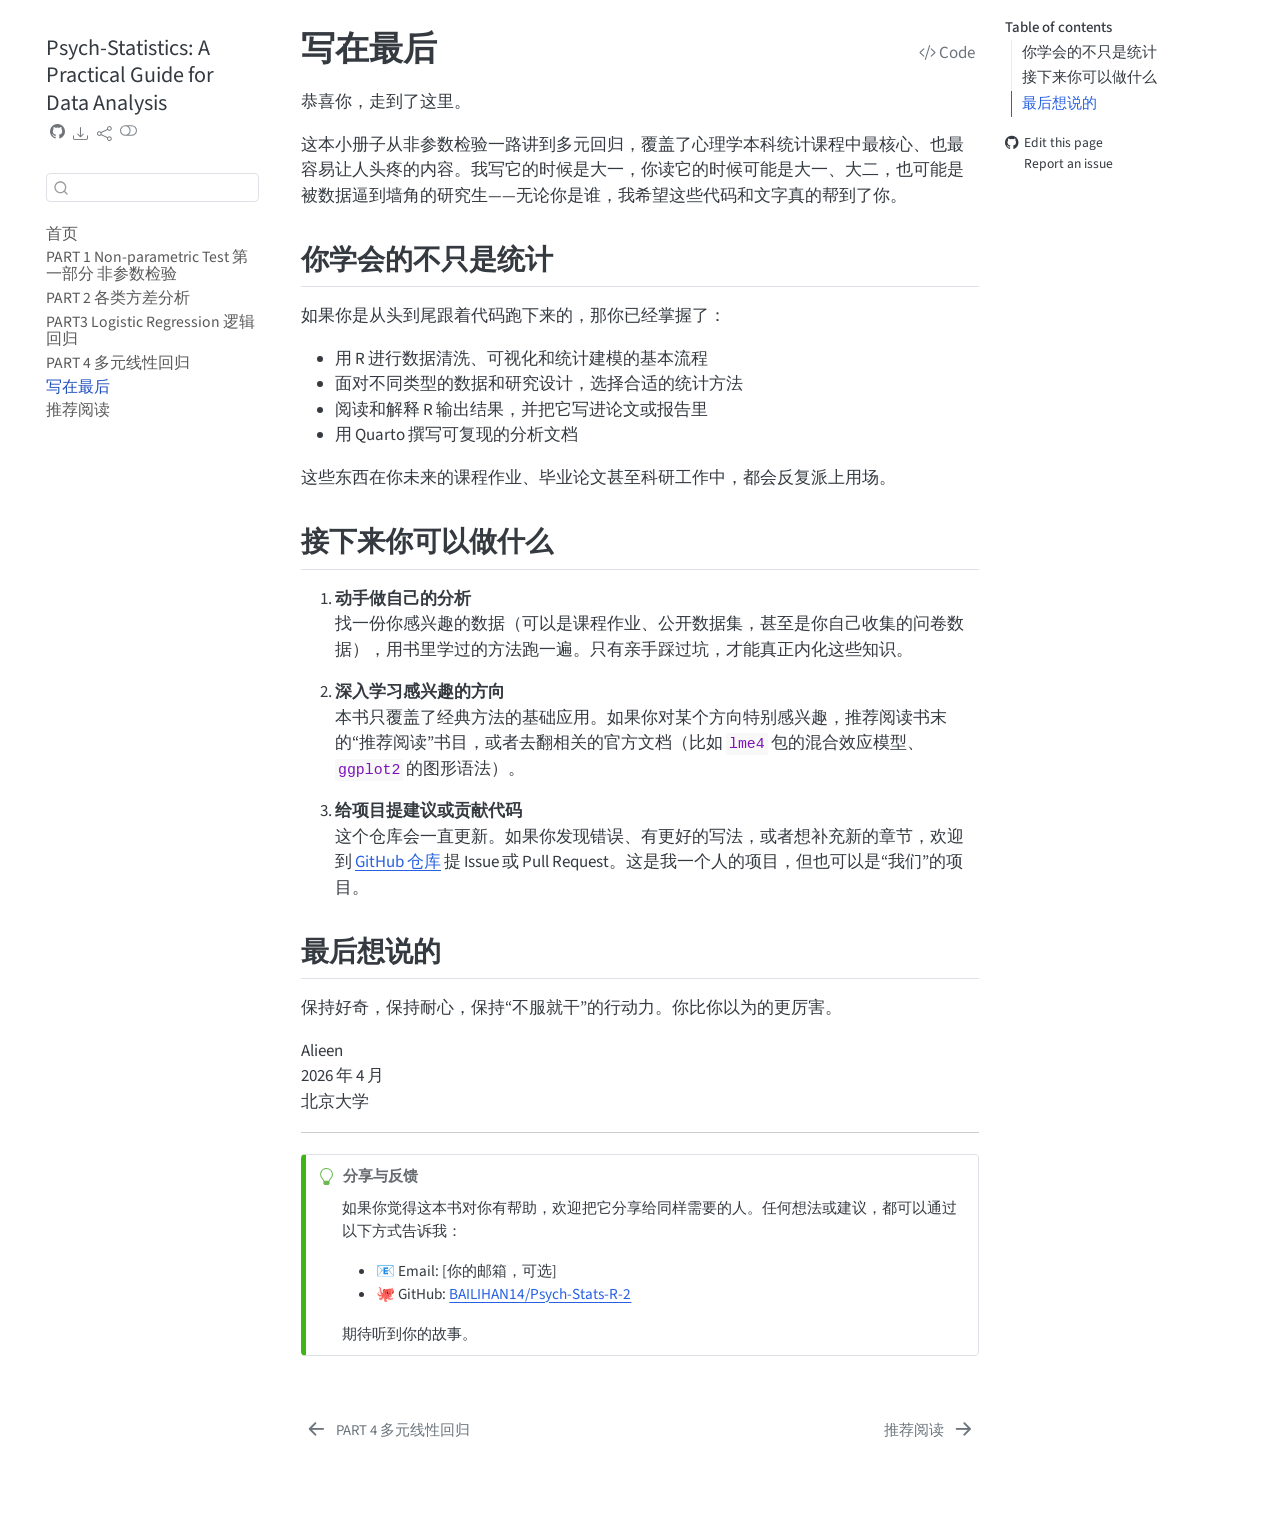
<file: summary.html>
<!DOCTYPE html>
<html xmlns="http://www.w3.org/1999/xhtml" lang="en" xml:lang="en"><head>

<meta charset="utf-8">
<meta name="generator" content="quarto-1.9.37">

<meta name="viewport" content="width=device-width, initial-scale=1.0, user-scalable=yes">


<title>写在最后 – Psych-Statistics: A Practical Guide for Data Analysis</title>
<style>
/* Default styles provided by pandoc.
** See https://pandoc.org/MANUAL.html#variables-for-html for config info.
*/
code{white-space: pre-wrap;}
span.smallcaps{font-variant: small-caps;}
div.columns{display: flex; gap: min(4vw, 1.5em);}
div.column{flex: auto; overflow-x: auto;}
div.hanging-indent{margin-left: 1.5em; text-indent: -1.5em;}
ul.task-list{list-style: none;}
ul.task-list li input[type="checkbox"] {
  width: 0.8em;
  margin: 0 0.8em 0.2em -1em; /* quarto-specific, see https://github.com/quarto-dev/quarto-cli/issues/4556 */ 
  vertical-align: middle;
}
/* CSS for syntax highlighting */
html { -webkit-text-size-adjust: 100%; }
pre > code.sourceCode { white-space: pre; position: relative; }
pre > code.sourceCode > span { display: inline-block; line-height: 1.25; }
pre > code.sourceCode > span:empty { height: 1.2em; }
.sourceCode { overflow: visible; }
code.sourceCode > span { color: inherit; text-decoration: inherit; }
div.sourceCode { margin: 1em 0; }
pre.sourceCode { margin: 0; }
@media screen {
div.sourceCode { overflow: auto; }
}
@media print {
pre > code.sourceCode { white-space: pre-wrap; }
pre > code.sourceCode > span { text-indent: -5em; padding-left: 5em; }
}
pre.numberSource code
  { counter-reset: source-line 0; }
pre.numberSource code > span
  { position: relative; left: -4em; counter-increment: source-line; }
pre.numberSource code > span > a:first-child::before
  { content: counter(source-line);
    position: relative; left: -1em; text-align: right; vertical-align: baseline;
    border: none; display: inline-block;
    -webkit-touch-callout: none; -webkit-user-select: none;
    -khtml-user-select: none; -moz-user-select: none;
    -ms-user-select: none; user-select: none;
    padding: 0 4px; width: 4em;
  }
pre.numberSource { margin-left: 3em;  padding-left: 4px; }
div.sourceCode
  {   }
@media screen {
pre > code.sourceCode > span > a:first-child::before { text-decoration: underline; }
}
</style>


<script src="site_libs/quarto-nav/quarto-nav.js"></script>
<script src="site_libs/quarto-nav/headroom.min.js"></script>
<script src="site_libs/clipboard/clipboard.min.js"></script>
<script src="site_libs/quarto-search/autocomplete.umd.js"></script>
<script src="site_libs/quarto-search/fuse.min.js"></script>
<script src="site_libs/quarto-search/quarto-search.js"></script>
<meta name="quarto:offset" content="./">
<link href="./references.html" rel="next">
<link href="./chapters/04-multiple-regression.html" rel="prev">
<script src="site_libs/quarto-html/quarto.js" type="module"></script>
<script src="site_libs/quarto-html/tabsets/tabsets.js" type="module"></script>
<script src="site_libs/quarto-html/popper.min.js"></script>
<script src="site_libs/quarto-html/tippy.umd.min.js"></script>
<script src="site_libs/quarto-html/anchor.min.js"></script>
<link href="site_libs/quarto-html/tippy.css" rel="stylesheet">
<link href="site_libs/quarto-html/quarto-syntax-highlighting-f79c7fb6db380d32be398468f2fb58cf.css" rel="stylesheet" class="quarto-color-scheme" id="quarto-text-highlighting-styles">
<link href="site_libs/quarto-html/quarto-syntax-highlighting-dark-f79c7fb6db380d32be398468f2fb58cf.css" rel="stylesheet" class="quarto-color-scheme quarto-color-alternate" id="quarto-text-highlighting-styles">
<link href="site_libs/quarto-html/quarto-syntax-highlighting-f79c7fb6db380d32be398468f2fb58cf.css" rel="stylesheet" class="quarto-color-scheme-extra" id="quarto-text-highlighting-styles">
<script src="site_libs/bootstrap/bootstrap.min.js"></script>
<link href="site_libs/bootstrap/bootstrap-icons.css" rel="stylesheet">
<link href="site_libs/bootstrap/bootstrap-a0cc0b04a694180613e9fdb98a22a463.min.css" rel="stylesheet" append-hash="true" class="quarto-color-scheme" id="quarto-bootstrap" data-mode="light">
<link href="site_libs/bootstrap/bootstrap-dark-3fa4bb2bd439bc3f139ef5da6547daa0.min.css" rel="stylesheet" append-hash="true" class="quarto-color-scheme quarto-color-alternate" id="quarto-bootstrap" data-mode="dark">
<link href="site_libs/bootstrap/bootstrap-a0cc0b04a694180613e9fdb98a22a463.min.css" rel="stylesheet" append-hash="true" class="quarto-color-scheme-extra" id="quarto-bootstrap" data-mode="light">
<script id="quarto-search-options" type="application/json">{
  "location": "sidebar",
  "copy-button": false,
  "collapse-after": 3,
  "panel-placement": "start",
  "type": "textbox",
  "limit": 50,
  "keyboard-shortcut": [
    "f",
    "/",
    "s"
  ],
  "show-item-context": false,
  "language": {
    "search-no-results-text": "No results",
    "search-matching-documents-text": "matching documents",
    "search-copy-link-title": "Copy link to search",
    "search-hide-matches-text": "Hide additional matches",
    "search-more-match-text": "more match in this document",
    "search-more-matches-text": "more matches in this document",
    "search-clear-button-title": "Clear",
    "search-text-placeholder": "",
    "search-detached-cancel-button-title": "Cancel",
    "search-submit-button-title": "Submit",
    "search-label": "Search"
  }
}</script>


</head>

<body class="nav-sidebar floating quarto-light"><script id="quarto-html-before-body" type="application/javascript">
    const toggleBodyColorMode = (bsSheetEl) => {
      const mode = bsSheetEl.getAttribute("data-mode");
      const bodyEl = window.document.querySelector("body");
      if (mode === "dark") {
        bodyEl.classList.add("quarto-dark");
        bodyEl.classList.remove("quarto-light");
      } else {
        bodyEl.classList.add("quarto-light");
        bodyEl.classList.remove("quarto-dark");
      }
    }
    const toggleBodyColorPrimary = () => {
      const bsSheetEl = window.document.querySelector("link#quarto-bootstrap:not([rel=disabled-stylesheet])");
      if (bsSheetEl) {
        toggleBodyColorMode(bsSheetEl);
      }
    }
    const setColorSchemeToggle = (alternate) => {
      const toggles = window.document.querySelectorAll('.quarto-color-scheme-toggle');
      for (let i=0; i < toggles.length; i++) {
        const toggle = toggles[i];
        if (toggle) {
          if (alternate) {
            toggle.classList.add("alternate");
          } else {
            toggle.classList.remove("alternate");
          }
        }
      }
    };
    const toggleColorMode = (alternate) => {
      // Switch the stylesheets
      const primaryStylesheets = window.document.querySelectorAll('link.quarto-color-scheme:not(.quarto-color-alternate)');
      const alternateStylesheets = window.document.querySelectorAll('link.quarto-color-scheme.quarto-color-alternate');
      manageTransitions('#quarto-margin-sidebar .nav-link', false);
      if (alternate) {
        // note: dark is layered on light, we don't disable primary!
        enableStylesheet(alternateStylesheets);
        for (const sheetNode of alternateStylesheets) {
          if (sheetNode.id === "quarto-bootstrap") {
            toggleBodyColorMode(sheetNode);
          }
        }
      } else {
        disableStylesheet(alternateStylesheets);
        enableStylesheet(primaryStylesheets)
        toggleBodyColorPrimary();
      }
      manageTransitions('#quarto-margin-sidebar .nav-link', true);
      // Switch the toggles
      setColorSchemeToggle(alternate)
      // Hack to workaround the fact that safari doesn't
      // properly recolor the scrollbar when toggling (#1455)
      if (navigator.userAgent.indexOf('Safari') > 0 && navigator.userAgent.indexOf('Chrome') == -1) {
        manageTransitions("body", false);
        window.scrollTo(0, 1);
        setTimeout(() => {
          window.scrollTo(0, 0);
          manageTransitions("body", true);
        }, 40);
      }
    }
    const disableStylesheet = (stylesheets) => {
      for (let i=0; i < stylesheets.length; i++) {
        const stylesheet = stylesheets[i];
        stylesheet.rel = 'disabled-stylesheet';
      }
    }
    const enableStylesheet = (stylesheets) => {
      for (let i=0; i < stylesheets.length; i++) {
        const stylesheet = stylesheets[i];
        if(stylesheet.rel !== 'stylesheet') { // for Chrome, which will still FOUC without this check
          stylesheet.rel = 'stylesheet';
        }
      }
    }
    const manageTransitions = (selector, allowTransitions) => {
      const els = window.document.querySelectorAll(selector);
      for (let i=0; i < els.length; i++) {
        const el = els[i];
        if (allowTransitions) {
          el.classList.remove('notransition');
        } else {
          el.classList.add('notransition');
        }
      }
    }
    const isFileUrl = () => {
      return window.location.protocol === 'file:';
    }
    const hasAlternateSentinel = () => {
      let styleSentinel = getColorSchemeSentinel();
      if (styleSentinel !== null) {
        return styleSentinel === "alternate";
      } else {
        return false;
      }
    }
    const setStyleSentinel = (alternate) => {
      const value = alternate ? "alternate" : "default";
      if (!isFileUrl()) {
        window.localStorage.setItem("quarto-color-scheme", value);
      } else {
        localAlternateSentinel = value;
      }
    }
    const getColorSchemeSentinel = () => {
      if (!isFileUrl()) {
        const storageValue = window.localStorage.getItem("quarto-color-scheme");
        return storageValue != null ? storageValue : localAlternateSentinel;
      } else {
        return localAlternateSentinel;
      }
    }
    const toggleGiscusIfUsed = (isAlternate, darkModeDefault) => {
      const baseTheme = document.querySelector('#giscus-base-theme')?.value ?? 'light';
      const alternateTheme = document.querySelector('#giscus-alt-theme')?.value ?? 'dark';
      let newTheme = '';
      if(authorPrefersDark) {
        newTheme = isAlternate ? baseTheme : alternateTheme;
      } else {
        newTheme = isAlternate ? alternateTheme : baseTheme;
      }
      const changeGiscusTheme = () => {
        // From: https://github.com/giscus/giscus/issues/336
        const sendMessage = (message) => {
          const iframe = document.querySelector('iframe.giscus-frame');
          if (!iframe) return;
          iframe.contentWindow.postMessage({ giscus: message }, 'https://giscus.app');
        }
        sendMessage({
          setConfig: {
            theme: newTheme
          }
        });
      }
      const isGiscussLoaded = window.document.querySelector('iframe.giscus-frame') !== null;
      if (isGiscussLoaded) {
        changeGiscusTheme();
      }
    };
    const authorPrefersDark = false;
    const darkModeDefault = authorPrefersDark;
      document.querySelector('link#quarto-text-highlighting-styles.quarto-color-scheme-extra').rel = 'disabled-stylesheet';
      document.querySelector('link#quarto-bootstrap.quarto-color-scheme-extra').rel = 'disabled-stylesheet';
    let localAlternateSentinel = darkModeDefault ? 'alternate' : 'default';
    // Dark / light mode switch
    window.quartoToggleColorScheme = () => {
      // Read the current dark / light value
      let toAlternate = !hasAlternateSentinel();
      toggleColorMode(toAlternate);
      setStyleSentinel(toAlternate);
      toggleGiscusIfUsed(toAlternate, darkModeDefault);
      window.dispatchEvent(new Event('resize'));
    };
    // Switch to dark mode if need be
    if (hasAlternateSentinel()) {
      toggleColorMode(true);
    } else {
      toggleColorMode(false);
    }
  </script>

<div id="quarto-search-results"></div>
  <header id="quarto-header" class="headroom fixed-top">
  <nav class="quarto-secondary-nav">
    <div class="container-fluid d-flex">
      <button type="button" class="quarto-btn-toggle btn" data-bs-toggle="collapse" role="button" data-bs-target=".quarto-sidebar-collapse-item" aria-controls="quarto-sidebar" aria-expanded="false" aria-label="Toggle sidebar navigation" onclick="if (window.quartoToggleHeadroom) { window.quartoToggleHeadroom(); }">
        <i class="bi bi-layout-text-sidebar-reverse"></i>
      </button>
        <nav class="quarto-page-breadcrumbs" aria-label="breadcrumb"><ol class="breadcrumb"><li class="breadcrumb-item"><a href="./summary.html">写在最后</a></li></ol></nav>
        <a class="flex-grow-1" role="navigation" data-bs-toggle="collapse" data-bs-target=".quarto-sidebar-collapse-item" aria-controls="quarto-sidebar" aria-expanded="false" aria-label="Toggle sidebar navigation" onclick="if (window.quartoToggleHeadroom) { window.quartoToggleHeadroom(); }">      
        </a>
      <button type="button" class="btn quarto-search-button" aria-label="Search" onclick="window.quartoOpenSearch();">
        <i class="bi bi-search"></i>
      </button>
    </div>
  </nav>
</header>
<!-- content -->
<div id="quarto-content" class="quarto-container page-columns page-rows-contents page-layout-article">
<!-- sidebar -->
  <nav id="quarto-sidebar" class="sidebar collapse collapse-horizontal quarto-sidebar-collapse-item sidebar-navigation floating overflow-auto">
    <div class="pt-lg-2 mt-2 text-left sidebar-header">
    <div class="sidebar-title mb-0 py-0">
      <a href="./">Psych-Statistics: A Practical Guide for Data Analysis</a> 
        <div class="sidebar-tools-main tools-wide">
    <a href="https://github.com/BAILIHAN14/Psych-Stats-R-2" title="Source Code" class="quarto-navigation-tool px-1" aria-label="Source Code"><i class="bi bi-github"></i></a>
    <div class="dropdown">
      <a href="" title="Download" id="quarto-navigation-tool-dropdown-0" class="quarto-navigation-tool dropdown-toggle px-1" data-bs-toggle="dropdown" aria-expanded="false" role="link" aria-label="Download"><i class="bi bi-download"></i></a>
      <ul class="dropdown-menu" aria-labelledby="quarto-navigation-tool-dropdown-0">
          <li>
            <a class="dropdown-item sidebar-tools-main-item" href="./Psych-Statistics--A-Practical-Guide-for-Data-Analysis.pdf">
              <i class="bi bi-file-pdf pe-1"></i>
            Download PDF
            </a>
          </li>
          <li>
            <a class="dropdown-item sidebar-tools-main-item" href="./Psych-Statistics--A-Practical-Guide-for-Data-Analysis.epub">
              <i class="bi bi-journal pe-1"></i>
            Download ePub
            </a>
          </li>
      </ul>
    </div>
    <div class="dropdown">
      <a href="" title="Share" id="quarto-navigation-tool-dropdown-1" class="quarto-navigation-tool dropdown-toggle px-1" data-bs-toggle="dropdown" aria-expanded="false" role="link" aria-label="Share"><i class="bi bi-share"></i></a>
      <ul class="dropdown-menu" aria-labelledby="quarto-navigation-tool-dropdown-1">
          <li>
            <a class="dropdown-item sidebar-tools-main-item" href="https://twitter.com/intent/tweet?url=|url|">
              <i class="bi bi-twitter pe-1"></i>
            Twitter
            </a>
          </li>
          <li>
            <a class="dropdown-item sidebar-tools-main-item" href="https://www.facebook.com/sharer/sharer.php?u=|url|">
              <i class="bi bi-facebook pe-1"></i>
            Facebook
            </a>
          </li>
          <li>
            <a class="dropdown-item sidebar-tools-main-item" href="https://www.linkedin.com/sharing/share-offsite/?url=|url|">
              <i class="bi bi-linkedin pe-1"></i>
            LinkedIn
            </a>
          </li>
      </ul>
    </div>
  <a href="" class="quarto-color-scheme-toggle quarto-navigation-tool  px-1" onclick="window.quartoToggleColorScheme(); return false;" title="Toggle dark mode"><i class="bi"></i></a>
</div>
    </div>
      </div>
        <div class="mt-2 flex-shrink-0 align-items-center">
        <div class="sidebar-search">
        <div id="quarto-search" class="" title="Search"></div>
        </div>
        </div>
    <div class="sidebar-menu-container"> 
    <ul class="list-unstyled mt-1">
        <li class="sidebar-item">
  <div class="sidebar-item-container"> 
  <a href="./index.html" class="sidebar-item-text sidebar-link"><span class="chapter-title">首页</span></a>
  </div>
</li>
        <li class="sidebar-item">
  <div class="sidebar-item-container"> 
  <a href="./chapters/01-non-parametric-test.html" class="sidebar-item-text sidebar-link"><span class="chapter-title">PART 1 Non-parametric Test 第一部分 非参数检验</span></a>
  </div>
</li>
        <li class="sidebar-item">
  <div class="sidebar-item-container"> 
  <a href="./chapters/02-anova.html" class="sidebar-item-text sidebar-link"><span class="chapter-title">PART 2 各类方差分析</span></a>
  </div>
</li>
        <li class="sidebar-item">
  <div class="sidebar-item-container"> 
  <a href="./chapters/03-logistic-regression.html" class="sidebar-item-text sidebar-link"><span class="chapter-title">PART3 Logistic Regression 逻辑回归</span></a>
  </div>
</li>
        <li class="sidebar-item">
  <div class="sidebar-item-container"> 
  <a href="./chapters/04-multiple-regression.html" class="sidebar-item-text sidebar-link"><span class="chapter-title">PART 4 多元线性回归</span></a>
  </div>
</li>
        <li class="sidebar-item">
  <div class="sidebar-item-container"> 
  <a href="./summary.html" class="sidebar-item-text sidebar-link active">
 <span class="menu-text">写在最后</span></a>
  </div>
</li>
        <li class="sidebar-item">
  <div class="sidebar-item-container"> 
  <a href="./references.html" class="sidebar-item-text sidebar-link">
 <span class="menu-text">推荐阅读</span></a>
  </div>
</li>
    </ul>
    </div>
</nav>
<div id="quarto-sidebar-glass" class="quarto-sidebar-collapse-item" data-bs-toggle="collapse" data-bs-target=".quarto-sidebar-collapse-item"></div>
<!-- margin-sidebar -->
    <div id="quarto-margin-sidebar" class="sidebar margin-sidebar">
        <nav id="TOC" role="doc-toc" class="toc-active">
    <h2 id="toc-title">Table of contents</h2>
   
  <ul>
  <li><a href="#你学会的不只是统计" id="toc-你学会的不只是统计" class="nav-link active" data-scroll-target="#你学会的不只是统计">你学会的不只是统计</a></li>
  <li><a href="#接下来你可以做什么" id="toc-接下来你可以做什么" class="nav-link" data-scroll-target="#接下来你可以做什么">接下来你可以做什么</a></li>
  <li><a href="#最后想说的" id="toc-最后想说的" class="nav-link" data-scroll-target="#最后想说的">最后想说的</a></li>
  </ul>
<div class="toc-actions"><ul><li><a href="https://github.com/BAILIHAN14/Psych-Stats-R-2/edit/main/summary.qmd" class="toc-action"><i class="bi bi-github"></i>Edit this page</a></li><li><a href="https://github.com/BAILIHAN14/Psych-Stats-R-2/issues/new" class="toc-action"><i class="bi empty"></i>Report an issue</a></li></ul></div></nav>
    </div>
<!-- main -->
<main class="content" id="quarto-document-content">


<header id="title-block-header" class="quarto-title-block default">
<div class="quarto-title">
<div class="quarto-title-block"><div><h1 class="title">写在最后</h1><button type="button" class="btn code-tools-button" id="quarto-code-tools-source"><i class="bi"></i> Code</button></div></div>
</div>



<div class="quarto-title-meta">

    
  
    
  </div>
  


</header>


<p>恭喜你，走到了这里。</p>
<p>这本小册子从非参数检验一路讲到多元回归，覆盖了心理学本科统计课程中最核心、也最容易让人头疼的内容。我写它的时候是大一，你读它的时候可能是大一、大二，也可能是被数据逼到墙角的研究生——无论你是谁，我希望这些代码和文字真的帮到了你。</p>
<section id="你学会的不只是统计" class="level2">
<h2 class="anchored" data-anchor-id="你学会的不只是统计">你学会的不只是统计</h2>
<p>如果你是从头到尾跟着代码跑下来的，那你已经掌握了：</p>
<ul>
<li>用 R 进行数据清洗、可视化和统计建模的基本流程</li>
<li>面对不同类型的数据和研究设计，选择合适的统计方法</li>
<li>阅读和解释 R 输出结果，并把它写进论文或报告里</li>
<li>用 Quarto 撰写可复现的分析文档</li>
</ul>
<p>这些东西在你未来的课程作业、毕业论文甚至科研工作中，都会反复派上用场。</p>
</section>
<section id="接下来你可以做什么" class="level2">
<h2 class="anchored" data-anchor-id="接下来你可以做什么">接下来你可以做什么</h2>
<ol type="1">
<li><p><strong>动手做自己的分析</strong><br>
找一份你感兴趣的数据（可以是课程作业、公开数据集，甚至是你自己收集的问卷数据），用书里学过的方法跑一遍。只有亲手踩过坑，才能真正内化这些知识。</p></li>
<li><p><strong>深入学习感兴趣的方向</strong><br>
本书只覆盖了经典方法的基础应用。如果你对某个方向特别感兴趣，推荐阅读书末的“推荐阅读”书目，或者去翻相关的官方文档（比如 <code>lme4</code> 包的混合效应模型、<code>ggplot2</code> 的图形语法）。</p></li>
<li><p><strong>给项目提建议或贡献代码</strong><br>
这个仓库会一直更新。如果你发现错误、有更好的写法，或者想补充新的章节，欢迎到 <a href="https://github.com/BAILIHAN14/Psych-Stats-R-2">GitHub 仓库</a> 提 Issue 或 Pull Request。这是我一个人的项目，但也可以是“我们”的项目。</p></li>
</ol>
</section>
<section id="最后想说的" class="level2">
<h2 class="anchored" data-anchor-id="最后想说的">最后想说的</h2>
<p>保持好奇，保持耐心，保持“不服就干”的行动力。你比你以为的更厉害。</p>
<p>Alieen<br>
2026 年 4 月<br>
北京大学</p>
<hr>
<div class="callout callout-style-simple callout-tip callout-titled">
<div class="callout-header d-flex align-content-center">
<div class="callout-icon-container">
<i class="callout-icon"></i>
</div>
<div class="callout-title-container flex-fill">
<span class="screen-reader-only">Tip</span>分享与反馈
</div>
</div>
<div class="callout-body-container callout-body">
<p>如果你觉得这本书对你有帮助，欢迎把它分享给同样需要的人。任何想法或建议，都可以通过以下方式告诉我：</p>
<ul>
<li>📧 Email: [你的邮箱，可选]</li>
<li>🐙 GitHub: <a href="https://github.com/BAILIHAN14/Psych-Stats-R-2">BAILIHAN14/Psych-Stats-R-2</a></li>
</ul>
<p>期待听到你的故事。</p>
</div>
</div>


<!-- -->

</section>

</main> <!-- /main -->
<script id="quarto-html-after-body" type="application/javascript">
  window.document.addEventListener("DOMContentLoaded", function (event) {
    // Ensure there is a toggle, if there isn't float one in the top right
    if (window.document.querySelector('.quarto-color-scheme-toggle') === null) {
      const a = window.document.createElement('a');
      a.classList.add('top-right');
      a.classList.add('quarto-color-scheme-toggle');
      a.href = "";
      a.onclick = function() { try { window.quartoToggleColorScheme(); } catch {} return false; };
      const i = window.document.createElement("i");
      i.classList.add('bi');
      a.appendChild(i);
      window.document.body.appendChild(a);
    }
    setColorSchemeToggle(hasAlternateSentinel())
    const icon = "";
    const anchorJS = new window.AnchorJS();
    anchorJS.options = {
      placement: 'right',
      icon: icon
    };
    anchorJS.add('.anchored');
    const isCodeAnnotation = (el) => {
      for (const clz of el.classList) {
        if (clz.startsWith('code-annotation-')) {                     
          return true;
        }
      }
      return false;
    }
    const onCopySuccess = function(e) {
      // button target
      const button = e.trigger;
      // don't keep focus
      button.blur();
      // flash "checked"
      button.classList.add('code-copy-button-checked');
      var currentTitle = button.getAttribute("title");
      button.setAttribute("title", "Copied!");
      let tooltip;
      if (window.bootstrap) {
        button.setAttribute("data-bs-toggle", "tooltip");
        button.setAttribute("data-bs-placement", "left");
        button.setAttribute("data-bs-title", "Copied!");
        tooltip = new bootstrap.Tooltip(button, 
          { trigger: "manual", 
            customClass: "code-copy-button-tooltip",
            offset: [0, -8]});
        tooltip.show();    
      }
      setTimeout(function() {
        if (tooltip) {
          tooltip.hide();
          button.removeAttribute("data-bs-title");
          button.removeAttribute("data-bs-toggle");
          button.removeAttribute("data-bs-placement");
        }
        button.setAttribute("title", currentTitle);
        button.classList.remove('code-copy-button-checked');
      }, 1000);
      // clear code selection
      e.clearSelection();
    }
    const getTextToCopy = function(trigger) {
      const outerScaffold = trigger.parentElement.cloneNode(true);
      const codeEl = outerScaffold.querySelector('code');
      for (const childEl of codeEl.children) {
        if (isCodeAnnotation(childEl)) {
          childEl.remove();
        }
      }
      return codeEl.innerText;
    }
    const clipboard = new window.ClipboardJS('.code-copy-button:not([data-in-quarto-modal])', {
      text: getTextToCopy
    });
    clipboard.on('success', onCopySuccess);
    if (window.document.getElementById('quarto-embedded-source-code-modal')) {
      const clipboardModal = new window.ClipboardJS('.code-copy-button[data-in-quarto-modal]', {
        text: getTextToCopy,
        container: window.document.getElementById('quarto-embedded-source-code-modal')
      });
      clipboardModal.on('success', onCopySuccess);
    }
    const viewSource = window.document.getElementById('quarto-view-source') ||
                       window.document.getElementById('quarto-code-tools-source');
    if (viewSource) {
      const sourceUrl = viewSource.getAttribute("data-quarto-source-url");
      viewSource.addEventListener("click", function(e) {
        if (sourceUrl) {
          // rstudio viewer pane
          if (/\bcapabilities=\b/.test(window.location)) {
            window.open(sourceUrl);
          } else {
            window.location.href = sourceUrl;
          }
        } else {
          const modal = new bootstrap.Modal(document.getElementById('quarto-embedded-source-code-modal'));
          modal.show();
        }
        return false;
      });
    }
    function toggleCodeHandler(show) {
      return function(e) {
        const detailsSrc = window.document.querySelectorAll(".cell > details > .sourceCode");
        for (let i=0; i<detailsSrc.length; i++) {
          const details = detailsSrc[i].parentElement;
          if (show) {
            details.open = true;
          } else {
            details.removeAttribute("open");
          }
        }
        const cellCodeDivs = window.document.querySelectorAll(".cell > .sourceCode");
        const fromCls = show ? "hidden" : "unhidden";
        const toCls = show ? "unhidden" : "hidden";
        for (let i=0; i<cellCodeDivs.length; i++) {
          const codeDiv = cellCodeDivs[i];
          if (codeDiv.classList.contains(fromCls)) {
            codeDiv.classList.remove(fromCls);
            codeDiv.classList.add(toCls);
          } 
        }
        return false;
      }
    }
    const hideAllCode = window.document.getElementById("quarto-hide-all-code");
    if (hideAllCode) {
      hideAllCode.addEventListener("click", toggleCodeHandler(false));
    }
    const showAllCode = window.document.getElementById("quarto-show-all-code");
    if (showAllCode) {
      showAllCode.addEventListener("click", toggleCodeHandler(true));
    }
      var localhostRegex = new RegExp(/^(?:http|https):\/\/localhost\:?[0-9]*\//);
      var mailtoRegex = new RegExp(/^mailto:/);
        var filterRegex = new RegExp('/' + window.location.host + '/');
      var isInternal = (href) => {
          return filterRegex.test(href) || localhostRegex.test(href) || mailtoRegex.test(href);
      }
      // Inspect non-navigation links and adorn them if external
     var links = window.document.querySelectorAll('a[href]:not(.nav-link):not(.navbar-brand):not(.toc-action):not(.sidebar-link):not(.sidebar-item-toggle):not(.pagination-link):not(.no-external):not([aria-hidden]):not(.dropdown-item):not(.quarto-navigation-tool):not(.about-link)');
      for (var i=0; i<links.length; i++) {
        const link = links[i];
        if (!isInternal(link.href)) {
          // undo the damage that might have been done by quarto-nav.js in the case of
          // links that we want to consider external
          if (link.dataset.originalHref !== undefined) {
            link.href = link.dataset.originalHref;
          }
        }
      }
    function tippyHover(el, contentFn, onTriggerFn, onUntriggerFn) {
      const config = {
        allowHTML: true,
        maxWidth: 500,
        delay: 100,
        arrow: false,
        appendTo: function(el) {
            return el.parentElement;
        },
        interactive: true,
        interactiveBorder: 10,
        theme: 'quarto',
        placement: 'bottom-start',
      };
      if (contentFn) {
        config.content = contentFn;
      }
      if (onTriggerFn) {
        config.onTrigger = onTriggerFn;
      }
      if (onUntriggerFn) {
        config.onUntrigger = onUntriggerFn;
      }
      window.tippy(el, config); 
    }
    const noterefs = window.document.querySelectorAll('a[role="doc-noteref"]');
    for (var i=0; i<noterefs.length; i++) {
      const ref = noterefs[i];
      tippyHover(ref, function() {
        // use id or data attribute instead here
        let href = ref.getAttribute('data-footnote-href') || ref.getAttribute('href');
        try { href = new URL(href).hash; } catch {}
        const id = href.replace(/^#\/?/, "");
        const note = window.document.getElementById(id);
        if (note) {
          return note.innerHTML;
        } else {
          return "";
        }
      });
    }
    const xrefs = window.document.querySelectorAll('a.quarto-xref');
    const processXRef = (id, note) => {
      // Strip column container classes
      const stripColumnClz = (el) => {
        el.classList.remove("page-full", "page-columns");
        if (el.children) {
          for (const child of el.children) {
            stripColumnClz(child);
          }
        }
      }
      stripColumnClz(note)
      if (id === null || id.startsWith('sec-')) {
        // Special case sections, only their first couple elements
        const container = document.createElement("div");
        if (note.children && note.children.length > 2) {
          container.appendChild(note.children[0].cloneNode(true));
          for (let i = 1; i < note.children.length; i++) {
            const child = note.children[i];
            if (child.tagName === "P" && child.innerText === "") {
              continue;
            } else {
              container.appendChild(child.cloneNode(true));
              break;
            }
          }
          if (window.Quarto?.typesetMath) {
            window.Quarto.typesetMath(container);
          }
          return container.innerHTML
        } else {
          if (window.Quarto?.typesetMath) {
            window.Quarto.typesetMath(note);
          }
          return note.innerHTML;
        }
      } else {
        // Remove any anchor links if they are present
        const anchorLink = note.querySelector('a.anchorjs-link');
        if (anchorLink) {
          anchorLink.remove();
        }
        if (window.Quarto?.typesetMath) {
          window.Quarto.typesetMath(note);
        }
        if (note.classList.contains("callout")) {
          return note.outerHTML;
        } else {
          return note.innerHTML;
        }
      }
    }
    for (var i=0; i<xrefs.length; i++) {
      const xref = xrefs[i];
      tippyHover(xref, undefined, function(instance) {
        instance.disable();
        let url = xref.getAttribute('href');
        let hash = undefined; 
        if (url.startsWith('#')) {
          hash = url;
        } else {
          try { hash = new URL(url).hash; } catch {}
        }
        if (hash) {
          const id = hash.replace(/^#\/?/, "");
          const note = window.document.getElementById(id);
          if (note !== null) {
            try {
              const html = processXRef(id, note.cloneNode(true));
              instance.setContent(html);
            } finally {
              instance.enable();
              instance.show();
            }
          } else {
            // See if we can fetch this
            fetch(url.split('#')[0])
            .then(res => res.text())
            .then(html => {
              const parser = new DOMParser();
              const htmlDoc = parser.parseFromString(html, "text/html");
              const note = htmlDoc.getElementById(id);
              if (note !== null) {
                const html = processXRef(id, note);
                instance.setContent(html);
              } 
            }).finally(() => {
              instance.enable();
              instance.show();
            });
          }
        } else {
          // See if we can fetch a full url (with no hash to target)
          // This is a special case and we should probably do some content thinning / targeting
          fetch(url)
          .then(res => res.text())
          .then(html => {
            const parser = new DOMParser();
            const htmlDoc = parser.parseFromString(html, "text/html");
            const note = htmlDoc.querySelector('main.content');
            if (note !== null) {
              // This should only happen for chapter cross references
              // (since there is no id in the URL)
              // remove the first header
              if (note.children.length > 0 && note.children[0].tagName === "HEADER") {
                note.children[0].remove();
              }
              const html = processXRef(null, note);
              instance.setContent(html);
            } 
          }).finally(() => {
            instance.enable();
            instance.show();
          });
        }
      }, function(instance) {
      });
    }
        let selectedAnnoteEl;
        const selectorForAnnotation = ( cell, annotation) => {
          let cellAttr = 'data-code-cell="' + cell + '"';
          let lineAttr = 'data-code-annotation="' +  annotation + '"';
          const selector = 'span[' + cellAttr + '][' + lineAttr + ']';
          return selector;
        }
        const selectCodeLines = (annoteEl) => {
          const doc = window.document;
          const targetCell = annoteEl.getAttribute("data-target-cell");
          const targetAnnotation = annoteEl.getAttribute("data-target-annotation");
          const annoteSpan = window.document.querySelector(selectorForAnnotation(targetCell, targetAnnotation));
          const lines = annoteSpan.getAttribute("data-code-lines").split(",");
          const lineIds = lines.map((line) => {
            return targetCell + "-" + line;
          })
          let top = null;
          let height = null;
          let parent = null;
          if (lineIds.length > 0) {
              //compute the position of the single el (top and bottom and make a div)
              const el = window.document.getElementById(lineIds[0]);
              top = el.offsetTop;
              height = el.offsetHeight;
              parent = el.parentElement.parentElement;
            if (lineIds.length > 1) {
              const lastEl = window.document.getElementById(lineIds[lineIds.length - 1]);
              const bottom = lastEl.offsetTop + lastEl.offsetHeight;
              height = bottom - top;
            }
            if (top !== null && height !== null && parent !== null) {
              // cook up a div (if necessary) and position it 
              let div = window.document.getElementById("code-annotation-line-highlight");
              if (div === null) {
                div = window.document.createElement("div");
                div.setAttribute("id", "code-annotation-line-highlight");
                div.style.position = 'absolute';
                parent.appendChild(div);
              }
              div.style.top = top - 2 + "px";
              div.style.height = height + 4 + "px";
              div.style.left = 0;
              let gutterDiv = window.document.getElementById("code-annotation-line-highlight-gutter");
              if (gutterDiv === null) {
                gutterDiv = window.document.createElement("div");
                gutterDiv.setAttribute("id", "code-annotation-line-highlight-gutter");
                gutterDiv.style.position = 'absolute';
                const codeCell = window.document.getElementById(targetCell);
                const gutter = codeCell.querySelector('.code-annotation-gutter');
                gutter.appendChild(gutterDiv);
              }
              gutterDiv.style.top = top - 2 + "px";
              gutterDiv.style.height = height + 4 + "px";
            }
            selectedAnnoteEl = annoteEl;
          }
        };
        const unselectCodeLines = () => {
          const elementsIds = ["code-annotation-line-highlight", "code-annotation-line-highlight-gutter"];
          elementsIds.forEach((elId) => {
            const div = window.document.getElementById(elId);
            if (div) {
              div.remove();
            }
          });
          selectedAnnoteEl = undefined;
        };
          // Handle positioning of the toggle
      window.addEventListener(
        "resize",
        throttle(() => {
          elRect = undefined;
          if (selectedAnnoteEl) {
            selectCodeLines(selectedAnnoteEl);
          }
        }, 10)
      );
      function throttle(fn, ms) {
      let throttle = false;
      let timer;
        return (...args) => {
          if(!throttle) { // first call gets through
              fn.apply(this, args);
              throttle = true;
          } else { // all the others get throttled
              if(timer) clearTimeout(timer); // cancel #2
              timer = setTimeout(() => {
                fn.apply(this, args);
                timer = throttle = false;
              }, ms);
          }
        };
      }
        // Attach click handler to the DT
        const annoteDls = window.document.querySelectorAll('dt[data-target-cell]');
        for (const annoteDlNode of annoteDls) {
          annoteDlNode.addEventListener('click', (event) => {
            const clickedEl = event.target;
            if (clickedEl !== selectedAnnoteEl) {
              unselectCodeLines();
              const activeEl = window.document.querySelector('dt[data-target-cell].code-annotation-active');
              if (activeEl) {
                activeEl.classList.remove('code-annotation-active');
              }
              selectCodeLines(clickedEl);
              clickedEl.classList.add('code-annotation-active');
            } else {
              // Unselect the line
              unselectCodeLines();
              clickedEl.classList.remove('code-annotation-active');
            }
          });
        }
    const findCites = (el) => {
      const parentEl = el.parentElement;
      if (parentEl) {
        const cites = parentEl.dataset.cites;
        if (cites) {
          return {
            el,
            cites: cites.split(' ')
          };
        } else {
          return findCites(el.parentElement)
        }
      } else {
        return undefined;
      }
    };
    var bibliorefs = window.document.querySelectorAll('a[role="doc-biblioref"]');
    for (var i=0; i<bibliorefs.length; i++) {
      const ref = bibliorefs[i];
      const citeInfo = findCites(ref);
      if (citeInfo) {
        tippyHover(citeInfo.el, function() {
          var popup = window.document.createElement('div');
          citeInfo.cites.forEach(function(cite) {
            var citeDiv = window.document.createElement('div');
            citeDiv.classList.add('hanging-indent');
            citeDiv.classList.add('csl-entry');
            var biblioDiv = window.document.getElementById('ref-' + cite);
            if (biblioDiv) {
              citeDiv.innerHTML = biblioDiv.innerHTML;
            }
            popup.appendChild(citeDiv);
          });
          return popup.innerHTML;
        });
      }
    }
  });
  </script>
<nav class="page-navigation">
  <div class="nav-page nav-page-previous">
      <a href="./chapters/04-multiple-regression.html" class="pagination-link" aria-label="PART 4 多元线性回归">
        <i class="bi bi-arrow-left-short"></i> <span class="nav-page-text"><span class="chapter-title">PART 4 多元线性回归</span></span>
      </a>          
  </div>
  <div class="nav-page nav-page-next">
      <a href="./references.html" class="pagination-link" aria-label="推荐阅读">
        <span class="nav-page-text">推荐阅读</span> <i class="bi bi-arrow-right-short"></i>
      </a>
  </div>
</nav><div class="modal fade" id="quarto-embedded-source-code-modal" tabindex="-1" aria-labelledby="quarto-embedded-source-code-modal-label" aria-hidden="true"><div class="modal-dialog modal-dialog-scrollable"><div class="modal-content"><div class="modal-header"><h5 class="modal-title" id="quarto-embedded-source-code-modal-label">Source Code</h5><button class="btn-close" data-bs-dismiss="modal"></button></div><div class="modal-body"><div class="">
<div class="code-copy-outer-scaffold"><div class="sourceCode" id="cb1" data-shortcodes="false"><pre class="sourceCode markdown code-with-copy"><code class="sourceCode markdown"><span id="cb1-1"><a href="#cb1-1" aria-hidden="true" tabindex="-1"></a><span class="fu"># 写在最后 {.unnumbered}</span></span>
<span id="cb1-2"><a href="#cb1-2" aria-hidden="true" tabindex="-1"></a></span>
<span id="cb1-3"><a href="#cb1-3" aria-hidden="true" tabindex="-1"></a>恭喜你，走到了这里。</span>
<span id="cb1-4"><a href="#cb1-4" aria-hidden="true" tabindex="-1"></a></span>
<span id="cb1-5"><a href="#cb1-5" aria-hidden="true" tabindex="-1"></a>这本小册子从非参数检验一路讲到多元回归，覆盖了心理学本科统计课程中最核心、也最容易让人头疼的内容。我写它的时候是大一，你读它的时候可能是大一、大二，也可能是被数据逼到墙角的研究生——无论你是谁，我希望这些代码和文字真的帮到了你。</span>
<span id="cb1-6"><a href="#cb1-6" aria-hidden="true" tabindex="-1"></a></span>
<span id="cb1-7"><a href="#cb1-7" aria-hidden="true" tabindex="-1"></a><span class="fu">## 你学会的不只是统计</span></span>
<span id="cb1-8"><a href="#cb1-8" aria-hidden="true" tabindex="-1"></a></span>
<span id="cb1-9"><a href="#cb1-9" aria-hidden="true" tabindex="-1"></a>如果你是从头到尾跟着代码跑下来的，那你已经掌握了：</span>
<span id="cb1-10"><a href="#cb1-10" aria-hidden="true" tabindex="-1"></a></span>
<span id="cb1-11"><a href="#cb1-11" aria-hidden="true" tabindex="-1"></a><span class="ss">- </span>用 R 进行数据清洗、可视化和统计建模的基本流程</span>
<span id="cb1-12"><a href="#cb1-12" aria-hidden="true" tabindex="-1"></a><span class="ss">- </span>面对不同类型的数据和研究设计，选择合适的统计方法</span>
<span id="cb1-13"><a href="#cb1-13" aria-hidden="true" tabindex="-1"></a><span class="ss">- </span>阅读和解释 R 输出结果，并把它写进论文或报告里</span>
<span id="cb1-14"><a href="#cb1-14" aria-hidden="true" tabindex="-1"></a><span class="ss">- </span>用 Quarto 撰写可复现的分析文档</span>
<span id="cb1-15"><a href="#cb1-15" aria-hidden="true" tabindex="-1"></a></span>
<span id="cb1-16"><a href="#cb1-16" aria-hidden="true" tabindex="-1"></a>这些东西在你未来的课程作业、毕业论文甚至科研工作中，都会反复派上用场。</span>
<span id="cb1-17"><a href="#cb1-17" aria-hidden="true" tabindex="-1"></a></span>
<span id="cb1-18"><a href="#cb1-18" aria-hidden="true" tabindex="-1"></a><span class="fu">## 接下来你可以做什么</span></span>
<span id="cb1-19"><a href="#cb1-19" aria-hidden="true" tabindex="-1"></a></span>
<span id="cb1-20"><a href="#cb1-20" aria-hidden="true" tabindex="-1"></a><span class="ss">1. </span>**动手做自己的分析**  </span>
<span id="cb1-21"><a href="#cb1-21" aria-hidden="true" tabindex="-1"></a>   找一份你感兴趣的数据（可以是课程作业、公开数据集，甚至是你自己收集的问卷数据），用书里学过的方法跑一遍。只有亲手踩过坑，才能真正内化这些知识。</span>
<span id="cb1-22"><a href="#cb1-22" aria-hidden="true" tabindex="-1"></a></span>
<span id="cb1-23"><a href="#cb1-23" aria-hidden="true" tabindex="-1"></a><span class="ss">2. </span>**深入学习感兴趣的方向**  </span>
<span id="cb1-24"><a href="#cb1-24" aria-hidden="true" tabindex="-1"></a>   本书只覆盖了经典方法的基础应用。如果你对某个方向特别感兴趣，推荐阅读书末的“推荐阅读”书目，或者去翻相关的官方文档（比如 <span class="in">`lme4`</span> 包的混合效应模型、<span class="in">`ggplot2`</span> 的图形语法）。</span>
<span id="cb1-25"><a href="#cb1-25" aria-hidden="true" tabindex="-1"></a></span>
<span id="cb1-26"><a href="#cb1-26" aria-hidden="true" tabindex="-1"></a><span class="ss">3. </span>**给项目提建议或贡献代码**  </span>
<span id="cb1-27"><a href="#cb1-27" aria-hidden="true" tabindex="-1"></a>   这个仓库会一直更新。如果你发现错误、有更好的写法，或者想补充新的章节，欢迎到 <span class="co">[</span><span class="ot">GitHub 仓库</span><span class="co">](https://github.com/BAILIHAN14/Psych-Stats-R-2)</span> 提 Issue 或 Pull Request。这是我一个人的项目，但也可以是“我们”的项目。</span>
<span id="cb1-28"><a href="#cb1-28" aria-hidden="true" tabindex="-1"></a></span>
<span id="cb1-29"><a href="#cb1-29" aria-hidden="true" tabindex="-1"></a><span class="fu">## 最后想说的</span></span>
<span id="cb1-30"><a href="#cb1-30" aria-hidden="true" tabindex="-1"></a></span>
<span id="cb1-31"><a href="#cb1-31" aria-hidden="true" tabindex="-1"></a>保持好奇，保持耐心，保持“不服就干”的行动力。你比你以为的更厉害。</span>
<span id="cb1-32"><a href="#cb1-32" aria-hidden="true" tabindex="-1"></a></span>
<span id="cb1-33"><a href="#cb1-33" aria-hidden="true" tabindex="-1"></a>Alieen  </span>
<span id="cb1-34"><a href="#cb1-34" aria-hidden="true" tabindex="-1"></a>2026 年 4 月  </span>
<span id="cb1-35"><a href="#cb1-35" aria-hidden="true" tabindex="-1"></a>北京大学</span>
<span id="cb1-36"><a href="#cb1-36" aria-hidden="true" tabindex="-1"></a></span>
<span id="cb1-37"><a href="#cb1-37" aria-hidden="true" tabindex="-1"></a>---</span>
<span id="cb1-38"><a href="#cb1-38" aria-hidden="true" tabindex="-1"></a></span>
<span id="cb1-39"><a href="#cb1-39" aria-hidden="true" tabindex="-1"></a>::: {.callout-tip appearance="simple"}</span>
<span id="cb1-40"><a href="#cb1-40" aria-hidden="true" tabindex="-1"></a><span class="fu">## 分享与反馈</span></span>
<span id="cb1-41"><a href="#cb1-41" aria-hidden="true" tabindex="-1"></a></span>
<span id="cb1-42"><a href="#cb1-42" aria-hidden="true" tabindex="-1"></a>如果你觉得这本书对你有帮助，欢迎把它分享给同样需要的人。任何想法或建议，都可以通过以下方式告诉我：</span>
<span id="cb1-43"><a href="#cb1-43" aria-hidden="true" tabindex="-1"></a></span>
<span id="cb1-44"><a href="#cb1-44" aria-hidden="true" tabindex="-1"></a><span class="ss">- </span>📧 Email: <span class="co">[</span><span class="ot">你的邮箱，可选</span><span class="co">]</span></span>
<span id="cb1-45"><a href="#cb1-45" aria-hidden="true" tabindex="-1"></a><span class="ss">- </span>🐙 GitHub: <span class="co">[</span><span class="ot">BAILIHAN14/Psych-Stats-R-2</span><span class="co">](https://github.com/BAILIHAN14/Psych-Stats-R-2)</span></span>
<span id="cb1-46"><a href="#cb1-46" aria-hidden="true" tabindex="-1"></a></span>
<span id="cb1-47"><a href="#cb1-47" aria-hidden="true" tabindex="-1"></a>期待听到你的故事。</span>
<span id="cb1-48"><a href="#cb1-48" aria-hidden="true" tabindex="-1"></a>:::</span></code></pre></div><button title="Copy to Clipboard" class="code-copy-button" data-in-quarto-modal=""><i class="bi"></i></button></div>
</div></div></div></div></div>
</div> <!-- /content -->




<footer class="footer"><div class="nav-footer"><div class="nav-footer-center"><div class="toc-actions d-sm-block d-md-none"><ul><li><a href="https://github.com/BAILIHAN14/Psych-Stats-R-2/edit/main/summary.qmd" class="toc-action"><i class="bi bi-github"></i>Edit this page</a></li><li><a href="https://github.com/BAILIHAN14/Psych-Stats-R-2/issues/new" class="toc-action"><i class="bi empty"></i>Report an issue</a></li></ul></div></div></div></footer></body></html>
</file>
<file: site_libs/quarto-html/tippy.css>
.tippy-box[data-animation=fade][data-state=hidden]{opacity:0}[data-tippy-root]{max-width:calc(100vw - 10px)}.tippy-box{position:relative;background-color:#333;color:#fff;border-radius:4px;font-size:14px;line-height:1.4;white-space:normal;outline:0;transition-property:transform,visibility,opacity}.tippy-box[data-placement^=top]>.tippy-arrow{bottom:0}.tippy-box[data-placement^=top]>.tippy-arrow:before{bottom:-7px;left:0;border-width:8px 8px 0;border-top-color:initial;transform-origin:center top}.tippy-box[data-placement^=bottom]>.tippy-arrow{top:0}.tippy-box[data-placement^=bottom]>.tippy-arrow:before{top:-7px;left:0;border-width:0 8px 8px;border-bottom-color:initial;transform-origin:center bottom}.tippy-box[data-placement^=left]>.tippy-arrow{right:0}.tippy-box[data-placement^=left]>.tippy-arrow:before{border-width:8px 0 8px 8px;border-left-color:initial;right:-7px;transform-origin:center left}.tippy-box[data-placement^=right]>.tippy-arrow{left:0}.tippy-box[data-placement^=right]>.tippy-arrow:before{left:-7px;border-width:8px 8px 8px 0;border-right-color:initial;transform-origin:center right}.tippy-box[data-inertia][data-state=visible]{transition-timing-function:cubic-bezier(.54,1.5,.38,1.11)}.tippy-arrow{width:16px;height:16px;color:#333}.tippy-arrow:before{content:"";position:absolute;border-color:transparent;border-style:solid}.tippy-content{position:relative;padding:5px 9px;z-index:1}
</file>
<file: site_libs/quarto-html/quarto-syntax-highlighting-f79c7fb6db380d32be398468f2fb58cf.css>
/* quarto syntax highlight colors */
:root {
  --quarto-hl-al-color: #ef2929;
  --quarto-hl-an-color: #8f5902;
  --quarto-hl-at-color: #204a87;
  --quarto-hl-bn-color: #0000cf;
  --quarto-hl-ch-color: #4e9a06;
  --quarto-hl-co-color: #8f5902;
  --quarto-hl-cv-color: #8f5902;
  --quarto-hl-cn-color: #8f5902;
  --quarto-hl-cf-color: #204a87;
  --quarto-hl-dt-color: #204a87;
  --quarto-hl-dv-color: #0000cf;
  --quarto-hl-do-color: #8f5902;
  --quarto-hl-er-color: #a40000;
  --quarto-hl-ex-color: inherit;
  --quarto-hl-fl-color: #0000cf;
  --quarto-hl-fu-color: #204a87;
  --quarto-hl-im-color: inherit;
  --quarto-hl-in-color: #8f5902;
  --quarto-hl-kw-color: #204a87;
  --quarto-hl-op-color: #ce5c00;
  --quarto-hl-ot-color: #8f5902;
  --quarto-hl-pp-color: #8f5902;
  --quarto-hl-sc-color: #ce5c00;
  --quarto-hl-ss-color: #4e9a06;
  --quarto-hl-st-color: #4e9a06;
  --quarto-hl-va-color: #000000;
  --quarto-hl-vs-color: #4e9a06;
  --quarto-hl-wa-color: #8f5902;
}

/* other quarto variables */
:root {
  --quarto-font-monospace: SFMono-Regular, Menlo, Monaco, Consolas, "Liberation Mono", "Courier New", monospace;
}

/* syntax highlight based on Pandoc's rules */
/* Alert */
code span.al {
  color: #ef2929;
  font-style: inherit;
}

/* Annotation */
code span.an {
  color: #8f5902;
  font-weight: bold;
  font-style: italic;
}

/* Attribute */
code span.at {
  color: #204a87;
  font-style: inherit;
}

/* BaseN */
code span.bn {
  color: #0000cf;
  font-style: inherit;
}

/* ControlFlow */
code span.cf {
  color: #204a87;
  font-weight: bold;
  font-style: inherit;
}

/* Char */
code span.ch {
  color: #4e9a06;
  font-style: inherit;
}

/* Constant */
code span.cn {
  color: #8f5902;
  font-style: inherit;
}

/* Comment */
code span.co {
  color: #8f5902;
  font-style: italic;
}

/* CommentVar */
code span.cv {
  color: #8f5902;
  font-weight: bold;
  font-style: italic;
}

/* Documentation */
code span.do {
  color: #8f5902;
  font-weight: bold;
  font-style: italic;
}

/* DataType */
code span.dt {
  color: #204a87;
  font-style: inherit;
}

/* DecVal */
code span.dv {
  color: #0000cf;
  font-style: inherit;
}

/* Error */
code span.er {
  color: #a40000;
  font-weight: bold;
  font-style: inherit;
}

/* Extension */
code span.ex {
  font-style: inherit;
}

/* Float */
code span.fl {
  color: #0000cf;
  font-style: inherit;
}

/* Function */
code span.fu {
  color: #204a87;
  font-weight: bold;
  font-style: inherit;
}

/* Import */
code span.im {
  font-style: inherit;
}

/* Information */
code span.in {
  color: #8f5902;
  font-weight: bold;
  font-style: italic;
}

/* Keyword */
code span.kw {
  color: #204a87;
  font-weight: bold;
  font-style: inherit;
}

/* Operator */
code span.op {
  color: #ce5c00;
  font-weight: bold;
  font-style: inherit;
}

/* Other */
code span.ot {
  color: #8f5902;
  font-style: inherit;
}

/* Preprocessor */
code span.pp {
  color: #8f5902;
  font-style: italic;
}

/* SpecialChar */
code span.sc {
  color: #ce5c00;
  font-weight: bold;
  font-style: inherit;
}

/* SpecialString */
code span.ss {
  color: #4e9a06;
  font-style: inherit;
}

/* String */
code span.st {
  color: #4e9a06;
  font-style: inherit;
}

/* Variable */
code span.va {
  color: #000000;
  font-style: inherit;
}

/* VerbatimString */
code span.vs {
  color: #4e9a06;
  font-style: inherit;
}

/* Warning */
code span.wa {
  color: #8f5902;
  font-weight: bold;
  font-style: italic;
}

.prevent-inlining {
  content: "</";
}

/*# sourceMappingURL=b6cf88d24e70243c70df0e6c5b5507cb.css.map */
</file>
<file: site_libs/quarto-html/quarto-syntax-highlighting-dark-f79c7fb6db380d32be398468f2fb58cf.css>
/* quarto syntax highlight colors */
:root {
  --quarto-hl-al-color: #ef2929;
  --quarto-hl-an-color: #8f5902;
  --quarto-hl-at-color: #204a87;
  --quarto-hl-bn-color: #0000cf;
  --quarto-hl-ch-color: #4e9a06;
  --quarto-hl-co-color: #8f5902;
  --quarto-hl-cv-color: #8f5902;
  --quarto-hl-cn-color: #8f5902;
  --quarto-hl-cf-color: #204a87;
  --quarto-hl-dt-color: #204a87;
  --quarto-hl-dv-color: #0000cf;
  --quarto-hl-do-color: #8f5902;
  --quarto-hl-er-color: #a40000;
  --quarto-hl-ex-color: inherit;
  --quarto-hl-fl-color: #0000cf;
  --quarto-hl-fu-color: #204a87;
  --quarto-hl-im-color: inherit;
  --quarto-hl-in-color: #8f5902;
  --quarto-hl-kw-color: #204a87;
  --quarto-hl-op-color: #ce5c00;
  --quarto-hl-ot-color: #8f5902;
  --quarto-hl-pp-color: #8f5902;
  --quarto-hl-sc-color: #ce5c00;
  --quarto-hl-ss-color: #4e9a06;
  --quarto-hl-st-color: #4e9a06;
  --quarto-hl-va-color: #000000;
  --quarto-hl-vs-color: #4e9a06;
  --quarto-hl-wa-color: #8f5902;
}

/* other quarto variables */
:root {
  --quarto-font-monospace: SFMono-Regular, Menlo, Monaco, Consolas, "Liberation Mono", "Courier New", monospace;
}

/* syntax highlight based on Pandoc's rules */
/* Alert */
code span.al {
  color: #ef2929;
  font-style: inherit;
}

/* Annotation */
code span.an {
  color: #8f5902;
  font-weight: bold;
  font-style: italic;
}

/* Attribute */
code span.at {
  color: #204a87;
  font-style: inherit;
}

/* BaseN */
code span.bn {
  color: #0000cf;
  font-style: inherit;
}

/* ControlFlow */
code span.cf {
  color: #204a87;
  font-weight: bold;
  font-style: inherit;
}

/* Char */
code span.ch {
  color: #4e9a06;
  font-style: inherit;
}

/* Constant */
code span.cn {
  color: #8f5902;
  font-style: inherit;
}

/* Comment */
code span.co {
  color: #8f5902;
  font-style: italic;
}

/* CommentVar */
code span.cv {
  color: #8f5902;
  font-weight: bold;
  font-style: italic;
}

/* Documentation */
code span.do {
  color: #8f5902;
  font-weight: bold;
  font-style: italic;
}

/* DataType */
code span.dt {
  color: #204a87;
  font-style: inherit;
}

/* DecVal */
code span.dv {
  color: #0000cf;
  font-style: inherit;
}

/* Error */
code span.er {
  color: #a40000;
  font-weight: bold;
  font-style: inherit;
}

/* Extension */
code span.ex {
  font-style: inherit;
}

/* Float */
code span.fl {
  color: #0000cf;
  font-style: inherit;
}

/* Function */
code span.fu {
  color: #204a87;
  font-weight: bold;
  font-style: inherit;
}

/* Import */
code span.im {
  font-style: inherit;
}

/* Information */
code span.in {
  color: #8f5902;
  font-weight: bold;
  font-style: italic;
}

/* Keyword */
code span.kw {
  color: #204a87;
  font-weight: bold;
  font-style: inherit;
}

/* Operator */
code span.op {
  color: #ce5c00;
  font-weight: bold;
  font-style: inherit;
}

/* Other */
code span.ot {
  color: #8f5902;
  font-style: inherit;
}

/* Preprocessor */
code span.pp {
  color: #8f5902;
  font-style: italic;
}

/* SpecialChar */
code span.sc {
  color: #ce5c00;
  font-weight: bold;
  font-style: inherit;
}

/* SpecialString */
code span.ss {
  color: #4e9a06;
  font-style: inherit;
}

/* String */
code span.st {
  color: #4e9a06;
  font-style: inherit;
}

/* Variable */
code span.va {
  color: #000000;
  font-style: inherit;
}

/* VerbatimString */
code span.vs {
  color: #4e9a06;
  font-style: inherit;
}

/* Warning */
code span.wa {
  color: #8f5902;
  font-weight: bold;
  font-style: italic;
}

.prevent-inlining {
  content: "</";
}

/*# sourceMappingURL=b6cf88d24e70243c70df0e6c5b5507cb.css.map */
</file>
